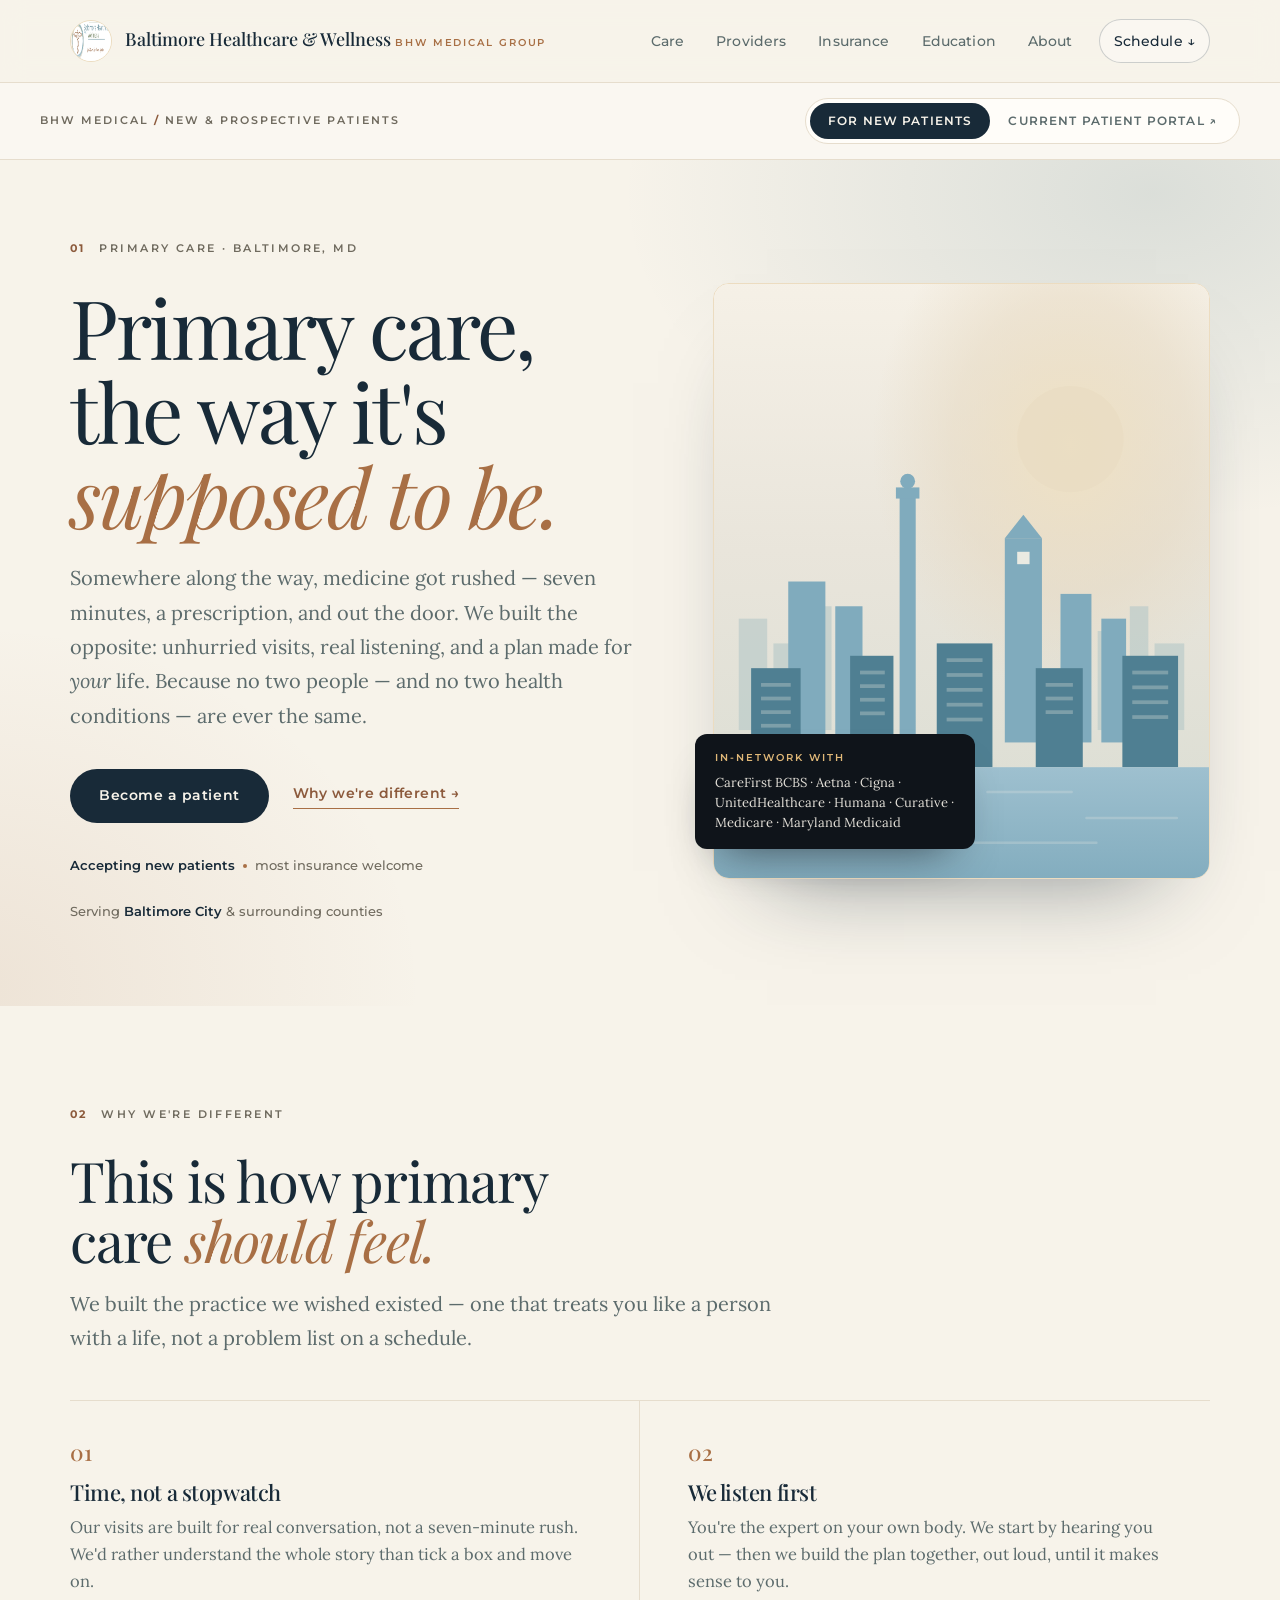
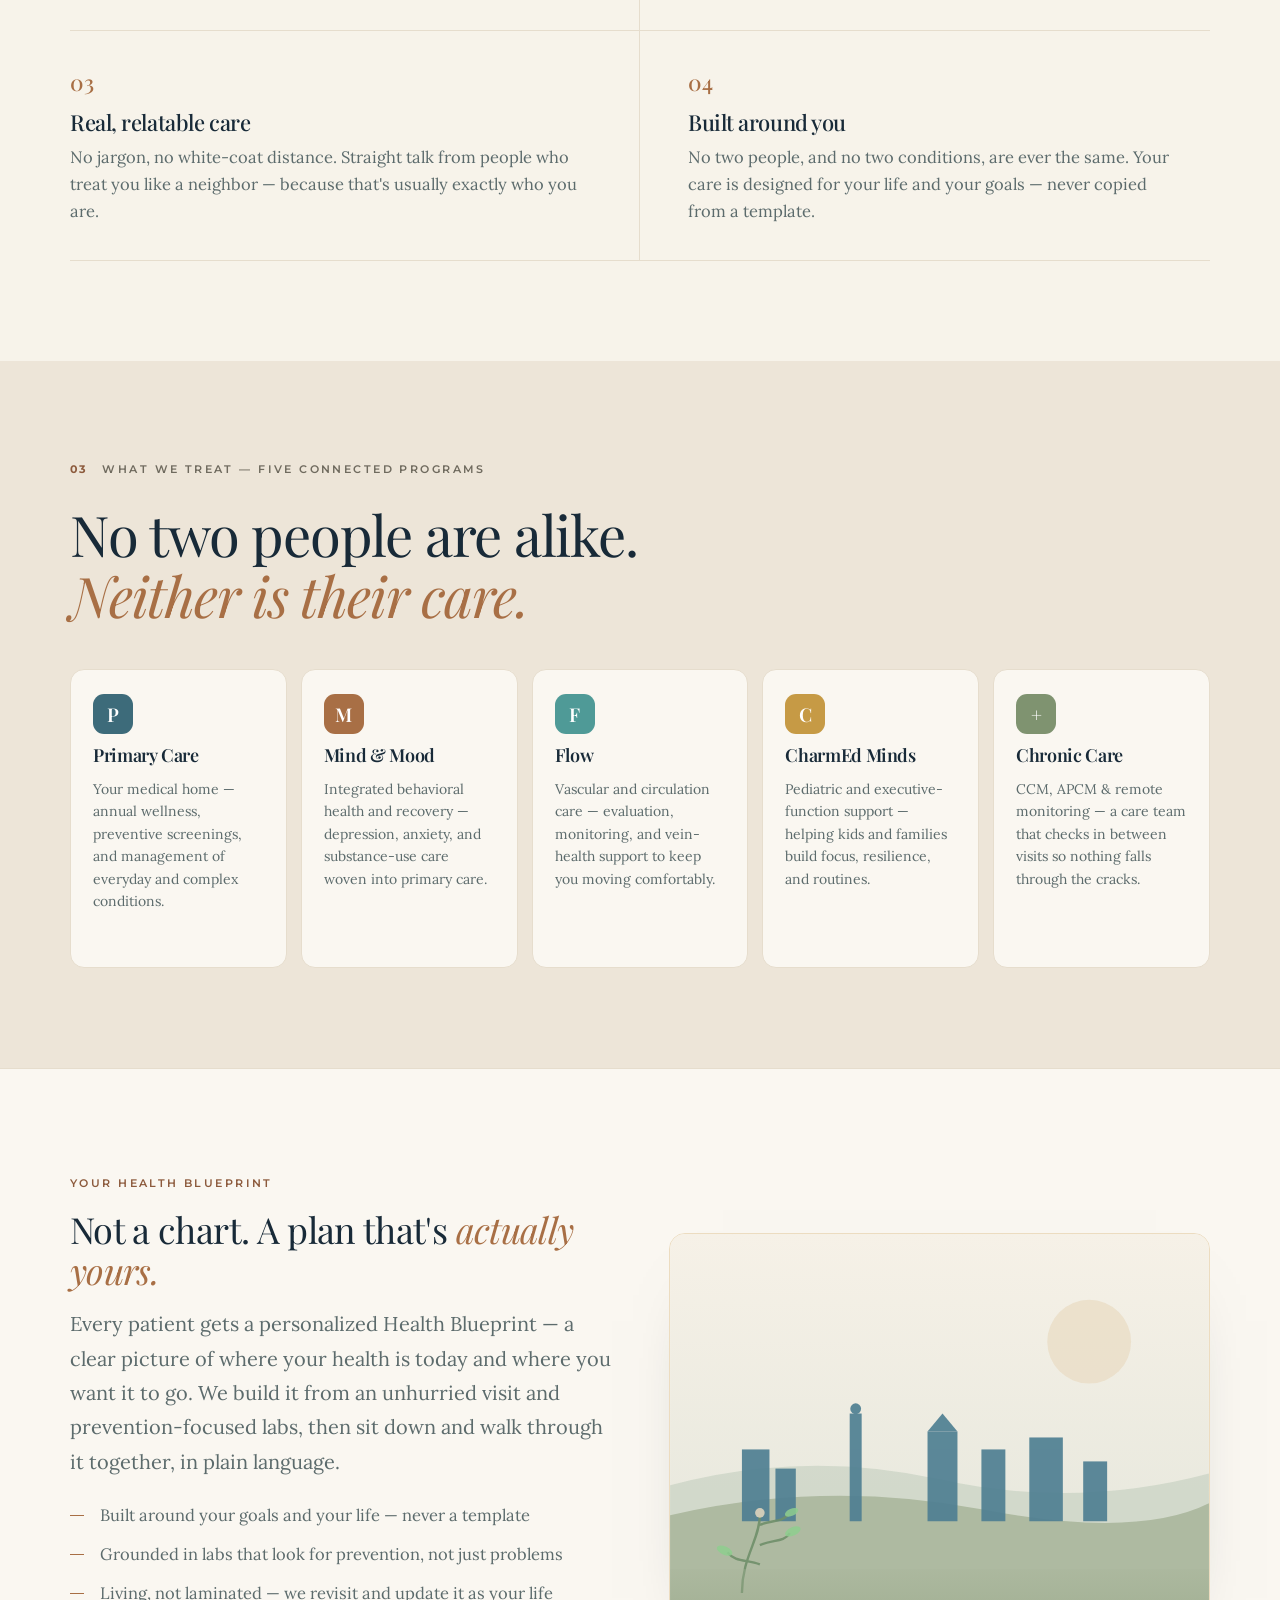
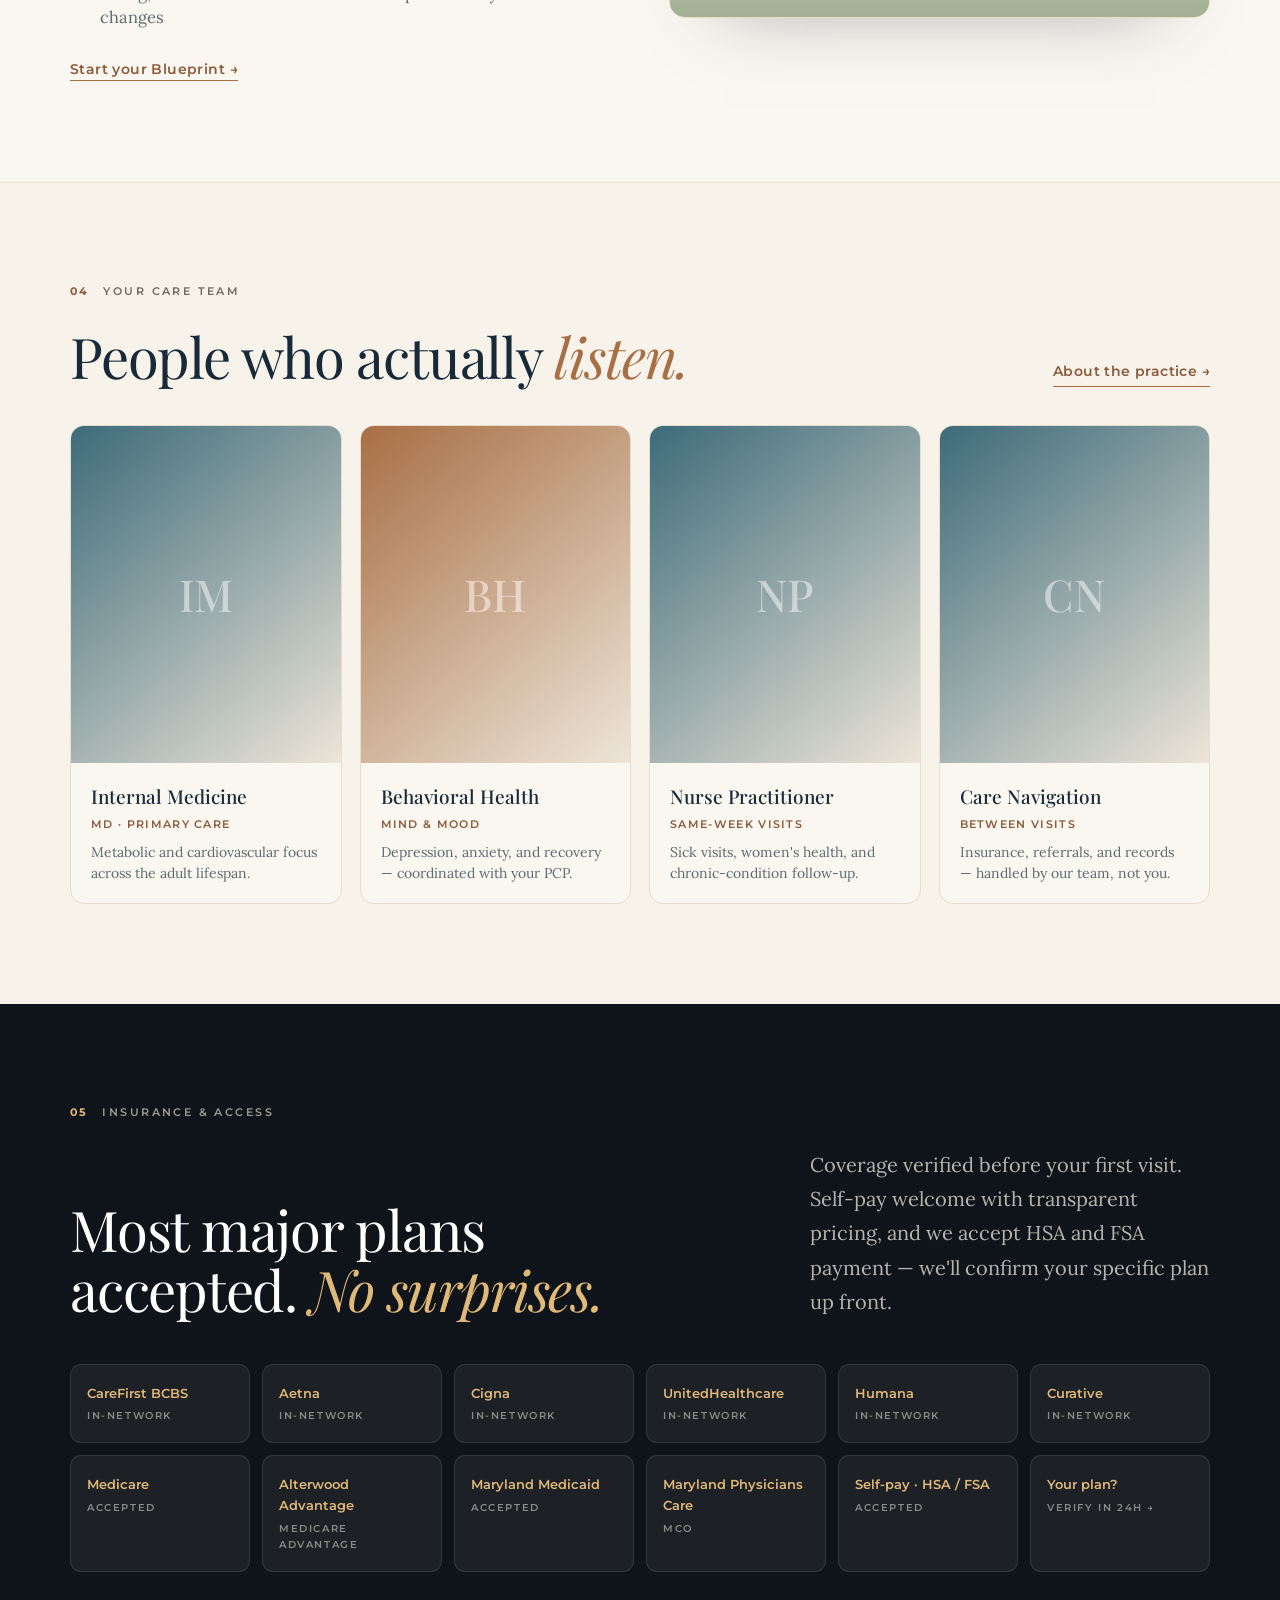
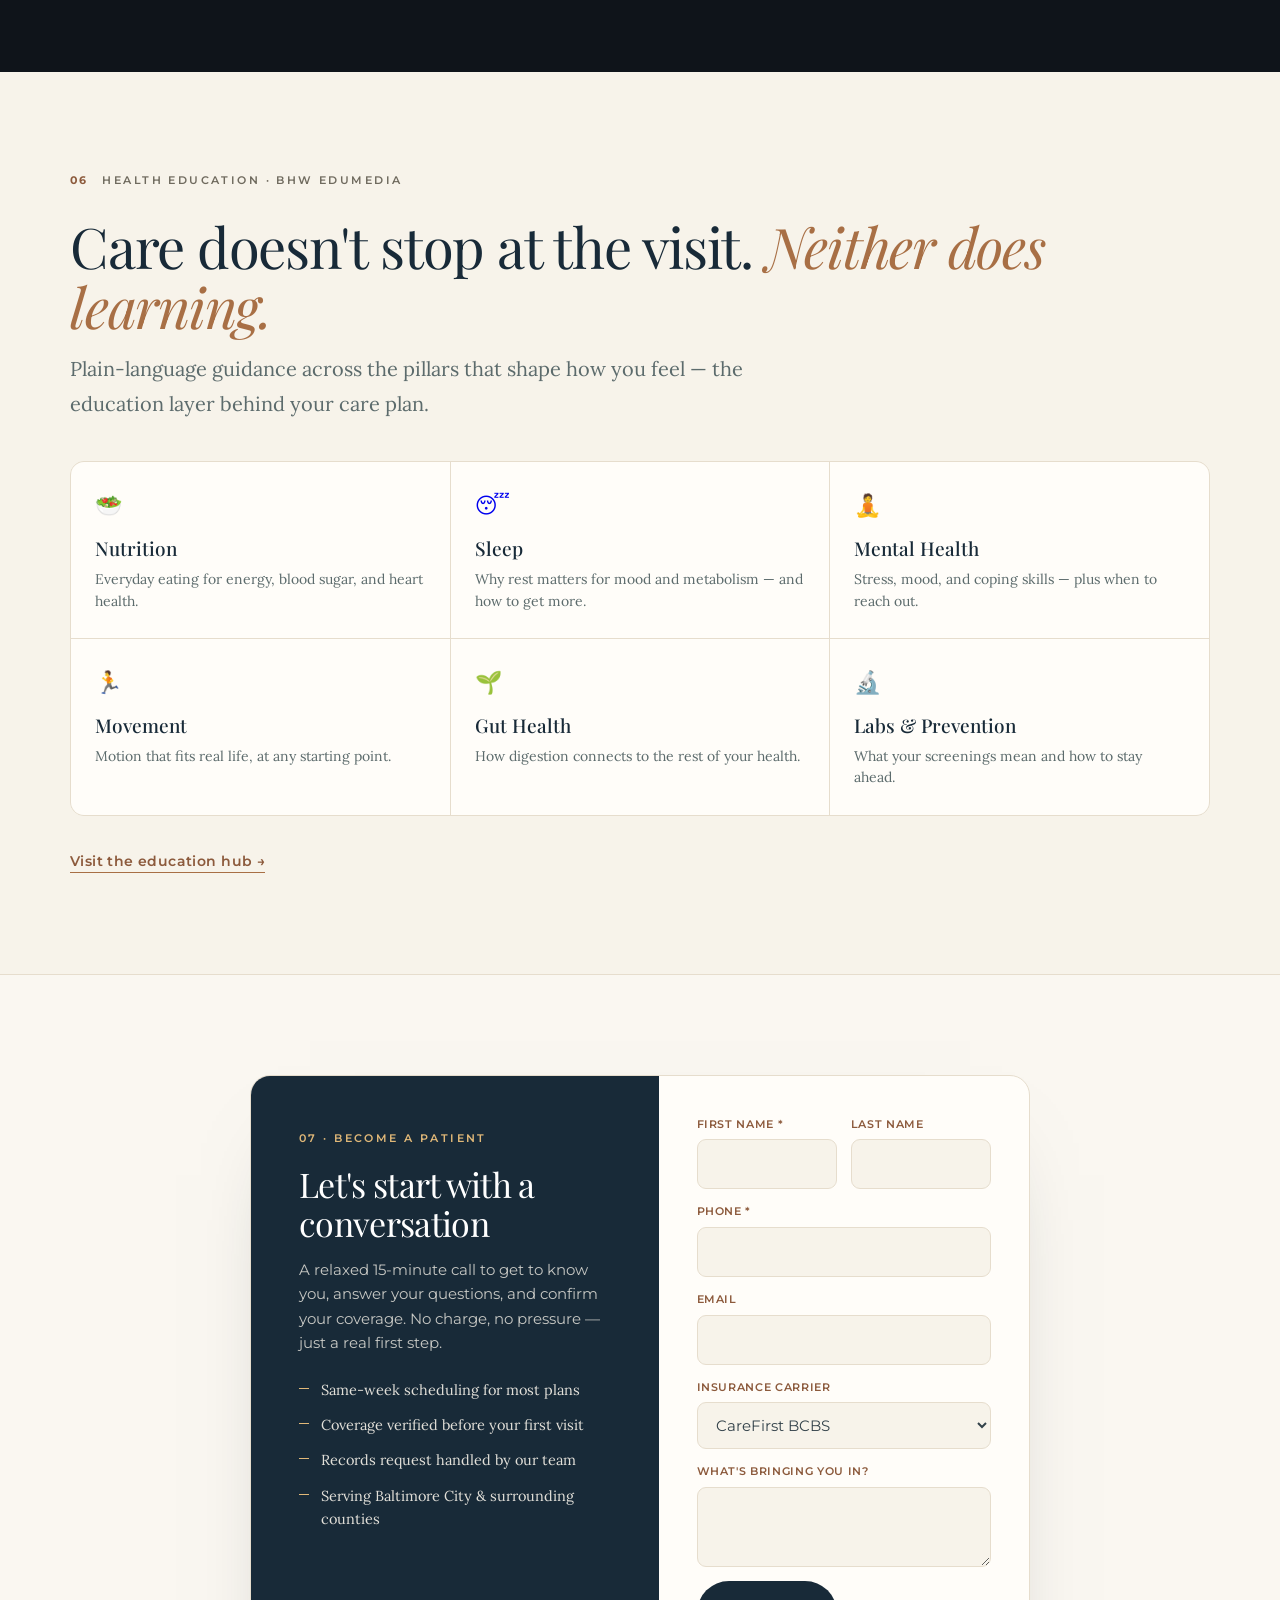
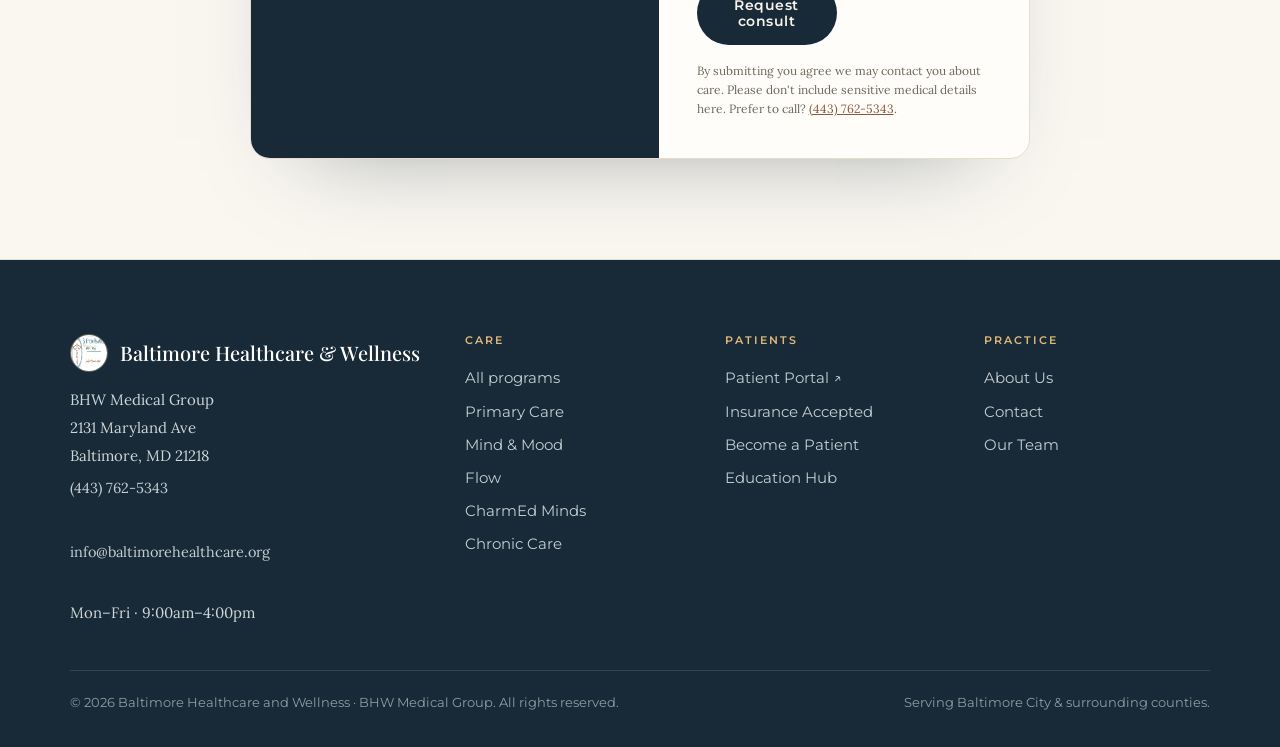
<file: index.html>
<!doctype html>
<html lang="en">
<head>
  <meta charset="utf-8" />
  <meta name="viewport" content="width=device-width, initial-scale=1" />
  <title>Baltimore Healthcare and Wellness | Primary Care &amp; Whole-Person Health in Baltimore, MD</title>
  <meta name="description" content="Baltimore Healthcare and Wellness (BHW Medical Group) — primary care, behavioral health, vascular care, and chronic-care programs in Baltimore, MD. Whole-person care plus patient education on nutrition, sleep, mental health, and more." />
  <link rel="canonical" href="https://bhwmedical.org/" />
  <meta name="robots" content="index, follow" />
  <meta property="og:type" content="website" />
  <meta property="og:site_name" content="Baltimore Healthcare and Wellness" />
  <meta property="og:title" content="Baltimore Healthcare and Wellness | Primary Care in Baltimore, MD" />
  <meta property="og:description" content="Whole-person primary care, behavioral health, vascular care, and chronic-care programs — plus patient education — in Baltimore, MD." />
  <meta property="og:url" content="https://bhwmedical.org/" />
  <meta property="og:image" content="https://bhwmedical.org/assets/bhw-wellness.png" />
  <meta name="twitter:card" content="summary_large_image" />
  <meta name="twitter:title" content="Baltimore Healthcare and Wellness | Primary Care in Baltimore, MD" />
  <meta name="twitter:description" content="Whole-person care and patient education in Baltimore, MD." />
  <meta name="twitter:image" content="https://bhwmedical.org/assets/bhw-wellness.png" />
  <link rel="preconnect" href="https://fonts.googleapis.com" />
  <link rel="preconnect" href="https://fonts.gstatic.com" crossorigin />
  <link href="https://fonts.googleapis.com/css2?family=Caveat:wght@600;700&family=Lora:ital,wght@0,400;0,500;0,600;1,400;1,500&family=Montserrat:wght@400;500;600;700&family=Playfair+Display:ital,wght@0,400;0,500;0,600;1,400;1,500&display=swap" rel="stylesheet" />
  <link rel="stylesheet" href="/assets/bhw-tokens.css" />
  <link rel="stylesheet" href="/assets/site.css" />

  <!-- Local-business structured data — the canonical local-SEO home for the practice. -->
  <script type="application/ld+json">
  {
    "@context": "https://schema.org",
    "@type": "MedicalClinic",
    "name": "Baltimore Healthcare and Wellness",
    "alternateName": ["BHW Medical Group", "Baltimore Healthcare and Wellness (Primary Care)"],
    "url": "https://bhwmedical.org/",
    "logo": "https://bhwmedical.org/assets/bhw-wellness.png",
    "image": "https://bhwmedical.org/assets/bhw-wellness.png",
    "email": "info@baltimorehealthcare.org",
    "telephone": "+1-443-762-5343",
    "priceRange": "$$",
    "medicalSpecialty": ["PrimaryCare", "Psychiatric"],
    "address": {
      "@type": "PostalAddress",
      "streetAddress": "2131 Maryland Ave",
      "addressLocality": "Baltimore",
      "addressRegion": "MD",
      "postalCode": "21218",
      "addressCountry": "US"
    },
    "geo": { "@type": "GeoCoordinates", "latitude": 39.3169, "longitude": -76.6160 },
    "areaServed": [
      { "@type": "City", "name": "Baltimore" },
      { "@type": "AdministrativeArea", "name": "Baltimore County, MD" },
      { "@type": "AdministrativeArea", "name": "Anne Arundel County, MD" },
      { "@type": "AdministrativeArea", "name": "Howard County, MD" },
      { "@type": "AdministrativeArea", "name": "Carroll County, MD" },
      { "@type": "AdministrativeArea", "name": "Harford County, MD" }
    ],
    "openingHoursSpecification": [
      { "@type": "OpeningHoursSpecification", "dayOfWeek": ["Monday","Tuesday","Wednesday","Thursday","Friday"], "opens": "09:00", "closes": "16:00" }
    ],
    "sameAs": ["https://www.baltimorehealthcare.org"]
  }
  </script>
</head>
<body>

<header class="site">
  <div class="wrap bar">
    <a class="brand" href="/">
      <img src="/assets/bhw-wellness.png" alt="Baltimore Healthcare and Wellness logo" />
      <span>
        <span class="nm">Baltimore Healthcare &amp; Wellness</span>
        <span class="sub">BHW Medical Group</span>
      </span>
    </a>
    <button class="menu-btn" aria-label="Open menu" onclick="document.getElementById('nav').classList.toggle('open')">☰</button>
    <nav id="nav">
      <a href="#domains">Care</a>
      <a href="#team">Providers</a>
      <a href="/insurance.html">Insurance</a>
      <a href="/education.html">Education</a>
      <a href="/about.html">About</a>
      <a class="cta" href="#schedule">Schedule ↓</a>
    </nav>
  </div>
</header>

<!-- Audience sub-bar: keeps the patient side separate (→ myBHW.com) -->
<div class="subbar">
  <div class="wrap in">
    <div class="crumb">BHW Medical <b>/</b> New &amp; Prospective Patients</div>
    <div class="aud">
      <a class="on" href="/">For New Patients</a>
      <a href="https://mybhw.com">Current Patient Portal ↗</a>
    </div>
  </div>
</div>

<main>
  <!-- ================= HERO ================= -->
  <section class="hero">
    <div class="wrap">
      <div class="copy">
        <div class="section-head"><span class="num">01</span><span class="lbl">Primary care · Baltimore, MD</span></div>
        <h1 class="d-xl">Primary care,<br />the way it's <em class="ac">supposed to be.</em></h1>
        <p class="lead">Somewhere along the way, medicine got rushed — seven minutes, a prescription, and out the door. We built the opposite: unhurried visits, real listening, and a plan made for <em>your</em> life. Because no two people — and no two health conditions — are ever the same.</p>
        <div class="cta-row">
          <a class="btn primary" href="#schedule">Become a patient</a>
          <a class="tlink" href="#difference">Why we're different →</a>
        </div>
        <div class="trust">
          <span><b>Accepting new patients</b><span class="dot"></span>most insurance welcome</span>
          <span>Serving <b>Baltimore City</b> &amp; surrounding counties</span>
        </div>
      </div>
      <div class="figure">
        <div class="frame">
          <img src="/assets/hero.svg" alt="Baltimore skyline at dawn — the community BHW Medical Group serves" />
        </div>
        <div class="tag">
          <div class="k">In-network with</div>
          <div class="v">CareFirst BCBS · Aetna · Cigna · UnitedHealthcare · Humana · Curative · Medicare · Maryland Medicaid</div>
        </div>
      </div>
    </div>
  </section>

  <!-- ================= THE DIFFERENCE ================= -->
  <section id="difference">
    <div class="wrap">
      <div class="section-head"><span class="num">02</span><span class="lbl">Why we're different</span></div>
      <h2 class="d-lg" style="max-width:16ch">This is how primary care <em class="ac">should feel.</em></h2>
      <p class="lead" style="margin-top:16px">We built the practice we wished existed — one that treats you like a person with a life, not a problem list on a schedule.</p>
      <div class="principles">
        <div class="pr">
          <span class="n">01</span>
          <h4>Time, not a stopwatch</h4>
          <p>Our visits are built for real conversation, not a seven-minute rush. We'd rather understand the whole story than tick a box and move on.</p>
        </div>
        <div class="pr">
          <span class="n">02</span>
          <h4>We listen first</h4>
          <p>You're the expert on your own body. We start by hearing you out — then we build the plan together, out loud, until it makes sense to you.</p>
        </div>
        <div class="pr">
          <span class="n">03</span>
          <h4>Real, relatable care</h4>
          <p>No jargon, no white-coat distance. Straight talk from people who treat you like a neighbor — because that's usually exactly who you are.</p>
        </div>
        <div class="pr">
          <span class="n">04</span>
          <h4>Built around you</h4>
          <p>No two people, and no two conditions, are ever the same. Your care is designed for your life and your goals — never copied from a template.</p>
        </div>
      </div>
    </div>
  </section>

  <!-- ================= WHAT WE TREAT — DOMAINS ================= -->
  <section class="domains" id="domains">
    <div class="wrap">
      <div class="section-head"><span class="num">03</span><span class="lbl">What we treat — five connected programs</span></div>
      <h2 class="d-lg">No two people are alike.<br /><em class="ac">Neither is their care.</em></h2>
      <div class="domain-row">
        <a class="domain" href="/programs.html#primary-care">
          <div class="ic" style="background:var(--h-primary)">P</div>
          <h4>Primary Care</h4>
          <p>Your medical home — annual wellness, preventive screenings, and management of everyday and complex conditions.</p>
          <span class="go">Learn more →</span>
        </a>
        <a class="domain" href="/programs.html#mind-mood">
          <div class="ic" style="background:var(--h-mind)">M</div>
          <h4>Mind &amp; Mood</h4>
          <p>Integrated behavioral health and recovery — depression, anxiety, and substance-use care woven into primary care.</p>
          <span class="go">Learn more →</span>
        </a>
        <a class="domain" href="/programs.html#flow">
          <div class="ic" style="background:var(--h-flow)">F</div>
          <h4>Flow</h4>
          <p>Vascular and circulation care — evaluation, monitoring, and vein-health support to keep you moving comfortably.</p>
          <span class="go">Learn more →</span>
        </a>
        <a class="domain" href="/programs.html#charmed">
          <div class="ic" style="background:var(--h-charmed)">C</div>
          <h4>CharmEd Minds</h4>
          <p>Pediatric and executive-function support — helping kids and families build focus, resilience, and routines.</p>
          <span class="go">Learn more →</span>
        </a>
        <a class="domain" href="/programs.html#chronic-care">
          <div class="ic" style="background:var(--h-chronic)">+</div>
          <h4>Chronic Care</h4>
          <p>CCM, APCM &amp; remote monitoring — a care team that checks in between visits so nothing falls through the cracks.</p>
          <span class="go">Learn more →</span>
        </a>
      </div>
    </div>
  </section>

  <!-- ================= HEALTH BLUEPRINT ================= -->
  <section class="cta" id="blueprint">
    <div class="wrap">
      <div class="split">
        <div>
          <div class="eyebrow">Your Health Blueprint</div>
          <h2 class="d-md" style="margin-top:14px">Not a chart. A plan that's <em class="ac">actually yours.</em></h2>
          <p class="lead" style="margin-top:16px">Every patient gets a personalized Health Blueprint — a clear picture of where your health is today and where you want it to go. We build it from an unhurried visit and prevention-focused labs, then sit down and walk through it together, in plain language.</p>
          <ul class="checks">
            <li>Built around your goals and your life — never a template</li>
            <li>Grounded in labs that look for prevention, not just problems</li>
            <li>Living, not laminated — we revisit and update it as your life changes</li>
          </ul>
          <div class="cta-row" style="margin-top:26px"><a class="tlink" href="#schedule">Start your Blueprint →</a></div>
        </div>
        <div class="frame"><img src="/assets/care.svg" alt="A calm landscape — health understood as part of the whole person" /></div>
      </div>
    </div>
  </section>

  <!-- ================= CARE TEAM ================= -->
  <section id="team">
    <div class="wrap">
      <div class="section-head"><span class="num">04</span><span class="lbl">Your care team</span></div>
      <div style="display:flex;justify-content:space-between;align-items:flex-end;flex-wrap:wrap;gap:24px">
        <h2 class="d-lg" style="max-width:620px">People who actually <em class="ac">listen.</em></h2>
        <a class="tlink" href="/about.html">About the practice →</a>
      </div>
      <!-- Role-based care-team cards. Swap for named providers + photos when ready. -->
      <div class="provider-row">
        <div class="provider"><div class="pic"><div class="mono">IM</div></div><div class="body"><div class="nm">Internal Medicine</div><div class="ti">MD · Primary care</div><div class="sub">Metabolic and cardiovascular focus across the adult lifespan.</div></div></div>
        <div class="provider"><div class="pic" style="--h-primary:var(--h-mind)"><div class="mono">BH</div></div><div class="body"><div class="nm">Behavioral Health</div><div class="ti">Mind &amp; Mood</div><div class="sub">Depression, anxiety, and recovery — coordinated with your PCP.</div></div></div>
        <div class="provider"><div class="pic"><div class="mono">NP</div></div><div class="body"><div class="nm">Nurse Practitioner</div><div class="ti">Same-week visits</div><div class="sub">Sick visits, women's health, and chronic-condition follow-up.</div></div></div>
        <div class="provider"><div class="pic"><div class="mono">CN</div></div><div class="body"><div class="nm">Care Navigation</div><div class="ti">Between visits</div><div class="sub">Insurance, referrals, and records — handled by our team, not you.</div></div></div>
      </div>
    </div>
  </section>

  <!-- ================= INSURANCE — DARK BAND ================= -->
  <section class="dark" id="insurance-band">
    <div class="wrap">
      <div class="section-head on-dark"><span class="num">05</span><span class="lbl">Insurance &amp; access</span></div>
      <div style="display:flex;gap:48px;justify-content:space-between;align-items:flex-end;flex-wrap:wrap">
        <h2 class="d-lg" style="max-width:620px">Most major plans accepted. <em style="font-style:italic;color:var(--pale-gold)">No surprises.</em></h2>
        <p class="lead" style="max-width:400px">Coverage verified before your first visit. Self-pay welcome with transparent pricing, and we accept HSA and FSA payment — we'll confirm your specific plan up front.</p>
      </div>
      <div class="ix-grid">
        <div class="ix-card"><div class="nm">CareFirst BCBS</div><div class="ty">In-network</div></div>
        <div class="ix-card"><div class="nm">Aetna</div><div class="ty">In-network</div></div>
        <div class="ix-card"><div class="nm">Cigna</div><div class="ty">In-network</div></div>
        <div class="ix-card"><div class="nm">UnitedHealthcare</div><div class="ty">In-network</div></div>
        <div class="ix-card"><div class="nm">Humana</div><div class="ty">In-network</div></div>
        <div class="ix-card"><div class="nm">Curative</div><div class="ty">In-network</div></div>
        <div class="ix-card"><div class="nm">Medicare</div><div class="ty">Accepted</div></div>
        <div class="ix-card"><div class="nm">Alterwood Advantage</div><div class="ty">Medicare Advantage</div></div>
        <div class="ix-card"><div class="nm">Maryland Medicaid</div><div class="ty">Accepted</div></div>
        <div class="ix-card"><div class="nm">Maryland Physicians Care</div><div class="ty">MCO</div></div>
        <div class="ix-card"><div class="nm">Self-pay · HSA / FSA</div><div class="ty">Accepted</div></div>
        <a class="ix-card" href="/insurance.html" style="text-decoration:none"><div class="nm">Your plan?</div><div class="ty">Verify in 24h →</div></a>
      </div>
    </div>
  </section>

  <!-- ================= EDUCATION TEASER ================= -->
  <section id="education">
    <div class="wrap">
      <div class="section-head"><span class="num">06</span><span class="lbl">Health education · BHW EduMedia</span></div>
      <h2 class="d-lg">Care doesn't stop at the visit. <em class="ac">Neither does learning.</em></h2>
      <p class="lead" style="margin-top:16px">Plain-language guidance across the pillars that shape how you feel — the education layer behind your care plan.</p>
      <div class="pillars">
        <a href="/education.html#nutrition"><div class="p-i" aria-hidden="true">🥗</div><div class="p-n">Nutrition</div><div class="p-d">Everyday eating for energy, blood sugar, and heart health.</div></a>
        <a href="/education.html#sleep"><div class="p-i" aria-hidden="true">😴</div><div class="p-n">Sleep</div><div class="p-d">Why rest matters for mood and metabolism — and how to get more.</div></a>
        <a href="/education.html#mental-health"><div class="p-i" aria-hidden="true">🧘</div><div class="p-n">Mental Health</div><div class="p-d">Stress, mood, and coping skills — plus when to reach out.</div></a>
        <a href="/education.html#movement"><div class="p-i" aria-hidden="true">🏃</div><div class="p-n">Movement</div><div class="p-d">Motion that fits real life, at any starting point.</div></a>
        <a href="/education.html#gut-health"><div class="p-i" aria-hidden="true">🌱</div><div class="p-n">Gut Health</div><div class="p-d">How digestion connects to the rest of your health.</div></a>
        <a href="/education.html#labs"><div class="p-i" aria-hidden="true">🔬</div><div class="p-n">Labs &amp; Prevention</div><div class="p-d">What your screenings mean and how to stay ahead.</div></a>
      </div>
      <div class="cta-row" style="margin-top:32px"><a class="tlink" href="/education.html">Visit the education hub →</a></div>
    </div>
  </section>

  <!-- ================= SCHEDULE ================= -->
  <section class="cta" id="schedule">
    <div class="wrap narrow">
      <div class="sched-card">
        <div class="left">
          <div class="eyebrow" style="color:var(--pale-gold);margin-bottom:18px">07 · Become a patient</div>
          <h3>Let's start with a conversation</h3>
          <p>A relaxed 15-minute call to get to know you, answer your questions, and confirm your coverage. No charge, no pressure — just a real first step.</p>
          <ul>
            <li>Same-week scheduling for most plans</li>
            <li>Coverage verified before your first visit</li>
            <li>Records request handled by our team</li>
            <li>Serving Baltimore City &amp; surrounding counties</li>
          </ul>
        </div>
        <div class="right">
          <form id="cf" class="sform">
            <div class="f"><label for="fn">First name *</label><input id="fn" required /></div>
            <div class="f"><label for="ln">Last name</label><input id="ln" /></div>
            <div class="f col-2"><label for="ph">Phone *</label><input id="ph" type="tel" required /></div>
            <div class="f col-2"><label for="em">Email</label><input id="em" type="email" /></div>
            <div class="f col-2"><label for="ins">Insurance carrier</label>
              <select id="ins">
                <option>CareFirst BCBS</option><option>Aetna</option><option>Cigna</option>
                <option>UnitedHealthcare</option><option>Humana</option><option>Curative</option><option>Medicare</option>
                <option>Medicare Advantage (incl. Alterwood Advantage)</option>
                <option>Maryland Medicaid / MCO</option><option>Self-pay</option><option>Other / not sure</option>
              </select>
            </div>
            <div class="f col-2"><label for="msg">What's bringing you in?</label><textarea id="msg"></textarea></div>
            <div style="position:absolute;left:-9999px"><label>Leave blank<input id="hp" tabindex="-1" autocomplete="off" /></label></div>
            <button class="btn primary col-2" type="submit" id="send" style="justify-content:center">Request consult</button>
            <p class="snote" id="snote">By submitting you agree we may contact you about care. Please don't include sensitive medical details here. Prefer to call? <a href="tel:+14437625343" style="color:var(--gold-deep)">(443) 762-5343</a>.</p>
            <div class="sent" id="sent"><div class="big">Received.</div><p style="font-family:var(--font-serif);color:var(--ink2)">A member of our team will reach out within one business day. For anything urgent, call (443)&nbsp;762-5343.</p></div>
          </form>
        </div>
      </div>
    </div>
  </section>
</main>

<footer class="site">
  <div class="wrap">
    <div class="cols">
      <div>
        <div class="brand"><img src="/assets/bhw-wellness.png" alt="" /> Baltimore Healthcare &amp; Wellness</div>
        <p class="nap">
          BHW Medical Group<br />
          2131 Maryland Ave<br />
          Baltimore, MD 21218<br />
          <a href="tel:+14437625343">(443) 762-5343</a><br />
          <a href="mailto:info@baltimorehealthcare.org">info@baltimorehealthcare.org</a><br />
          Mon–Fri · 9:00am–4:00pm
        </p>
      </div>
      <div>
        <h4>Care</h4>
        <a href="/programs.html">All programs</a>
        <a href="/programs.html#primary-care">Primary Care</a>
        <a href="/programs.html#mind-mood">Mind &amp; Mood</a>
        <a href="/programs.html#flow">Flow</a>
        <a href="/programs.html#charmed">CharmEd Minds</a>
        <a href="/programs.html#chronic-care">Chronic Care</a>
      </div>
      <div>
        <h4>Patients</h4>
        <a href="https://mybhw.com">Patient Portal ↗</a>
        <a href="/insurance.html">Insurance Accepted</a>
        <a href="#schedule">Become a Patient</a>
        <a href="/education.html">Education Hub</a>
      </div>
      <div>
        <h4>Practice</h4>
        <a href="/about.html">About Us</a>
        <a href="/contact.html">Contact</a>
        <a href="#team">Our Team</a>
      </div>
    </div>
    <div class="fine">
      <span>© 2026 Baltimore Healthcare and Wellness · BHW Medical Group. All rights reserved.</span>
      <span>Serving Baltimore City &amp; surrounding counties.</span>
    </div>
  </div>
</footer>

<script>
  document.querySelectorAll('#nav a').forEach(function (a) {
    a.addEventListener('click', function () { document.getElementById('nav').classList.remove('open'); });
  });
  // Consult request -> Front Desk triage queue (portal-message allows bhwmedical.org origins)
  var OFFICE_API = 'https://bhwcrewos.netlify.app/.netlify/functions/portal-message';
  document.getElementById('cf').addEventListener('submit', async function (e) {
    e.preventDefault();
    var fn = document.getElementById('fn').value.trim();
    var ln = document.getElementById('ln').value.trim();
    var ph = document.getElementById('ph').value.trim();
    var em = document.getElementById('em').value.trim();
    var ins = document.getElementById('ins').value;
    var msg = document.getElementById('msg').value.trim();
    var name = (fn + ' ' + ln).trim();
    if (!name || !ph) { alert('Please add your name and phone.'); return; }
    var full = '[Consult request — bhwmedical.org] Insurance: ' + ins + '.' + (em ? ' Email: ' + em + '.' : '') + (msg ? ' ' + msg : '');
    var btn = document.getElementById('send'); btn.disabled = true; btn.textContent = 'Sending…';
    try {
      var r = await fetch(OFFICE_API, { method: 'POST', headers: { 'Content-Type': 'application/json' },
        body: JSON.stringify({ name: name, phone: ph, message: full, hp: document.getElementById('hp').value }) });
      if (!r.ok) throw new Error('bad status');
      document.querySelectorAll('#cf .f, #cf button, #snote').forEach(function (el) { el.style.display = 'none'; });
      document.getElementById('sent').style.display = 'block';
    } catch (_) {
      btn.disabled = false; btn.textContent = 'Request consult';
      alert('Sorry — that didn’t send. Please call (443) 762-5343 and we’ll help right away.');
    }
  });
</script>
</body>
</html>
</file>
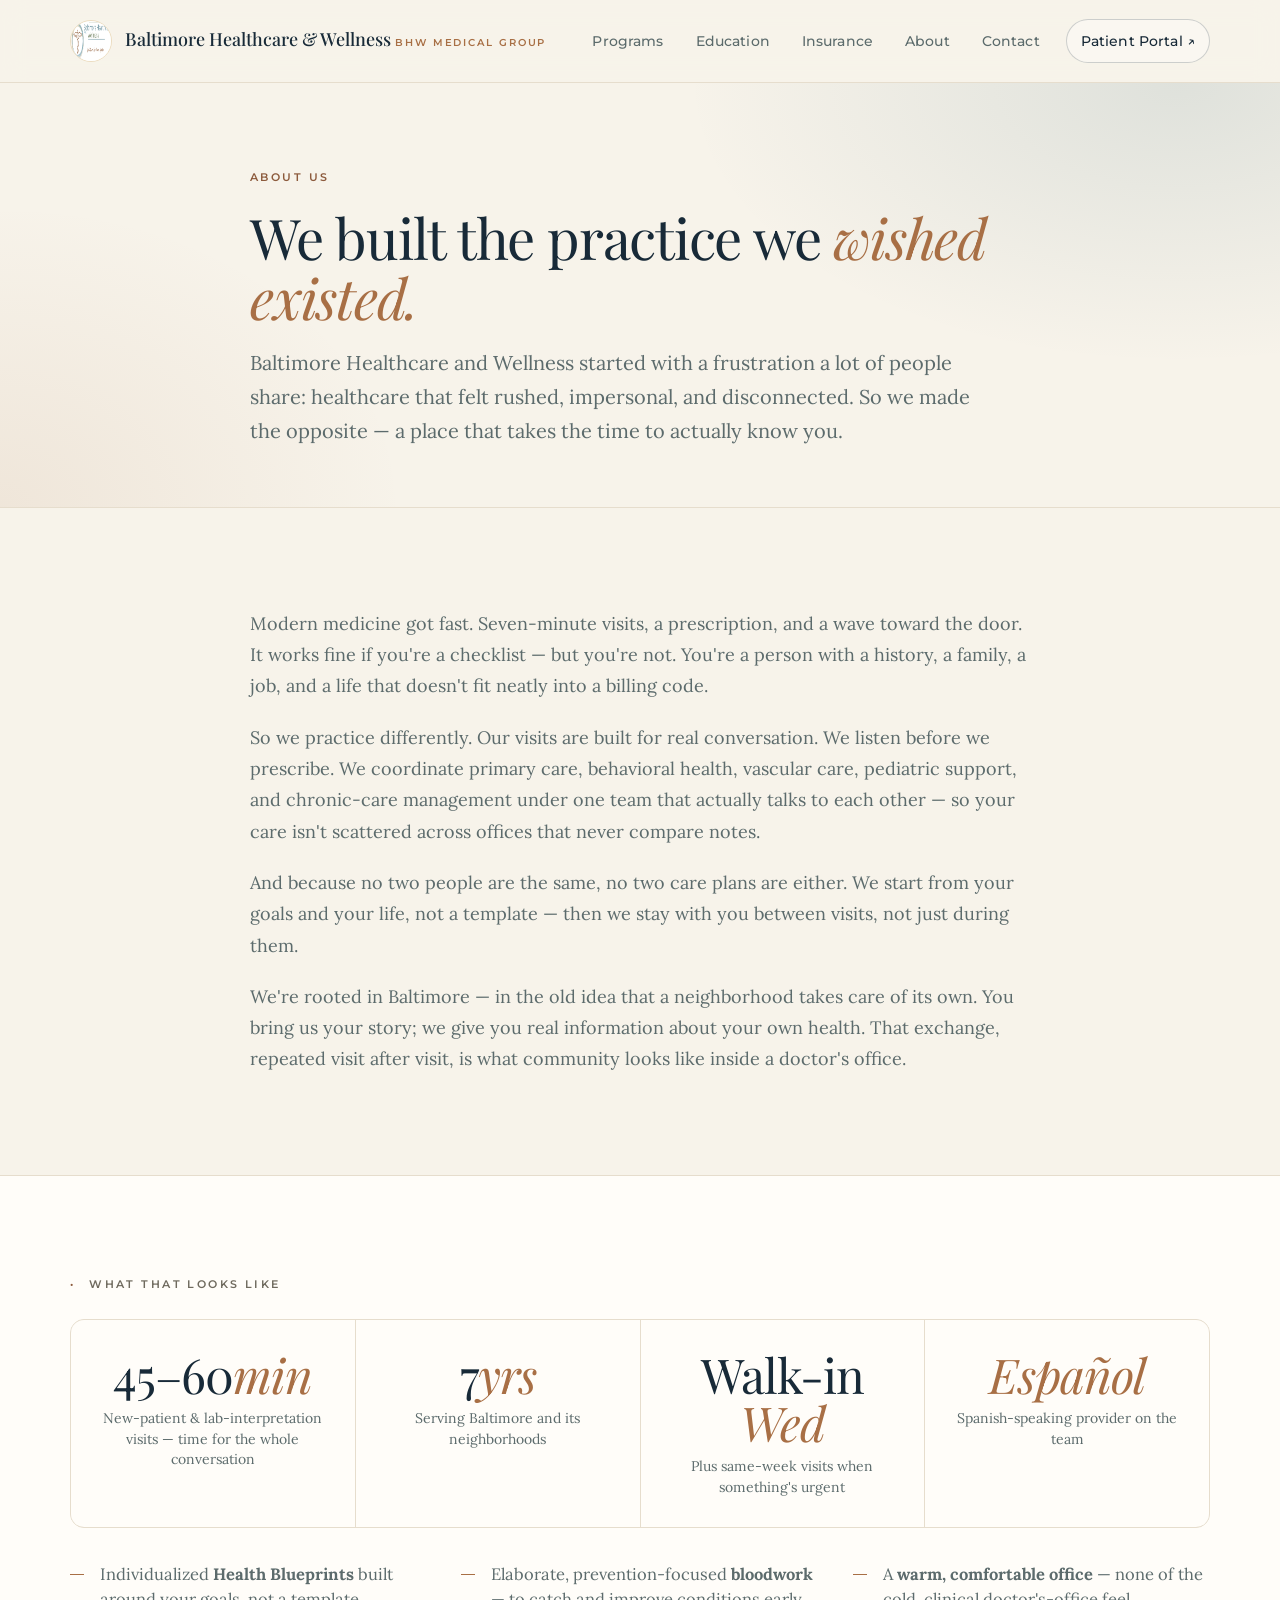
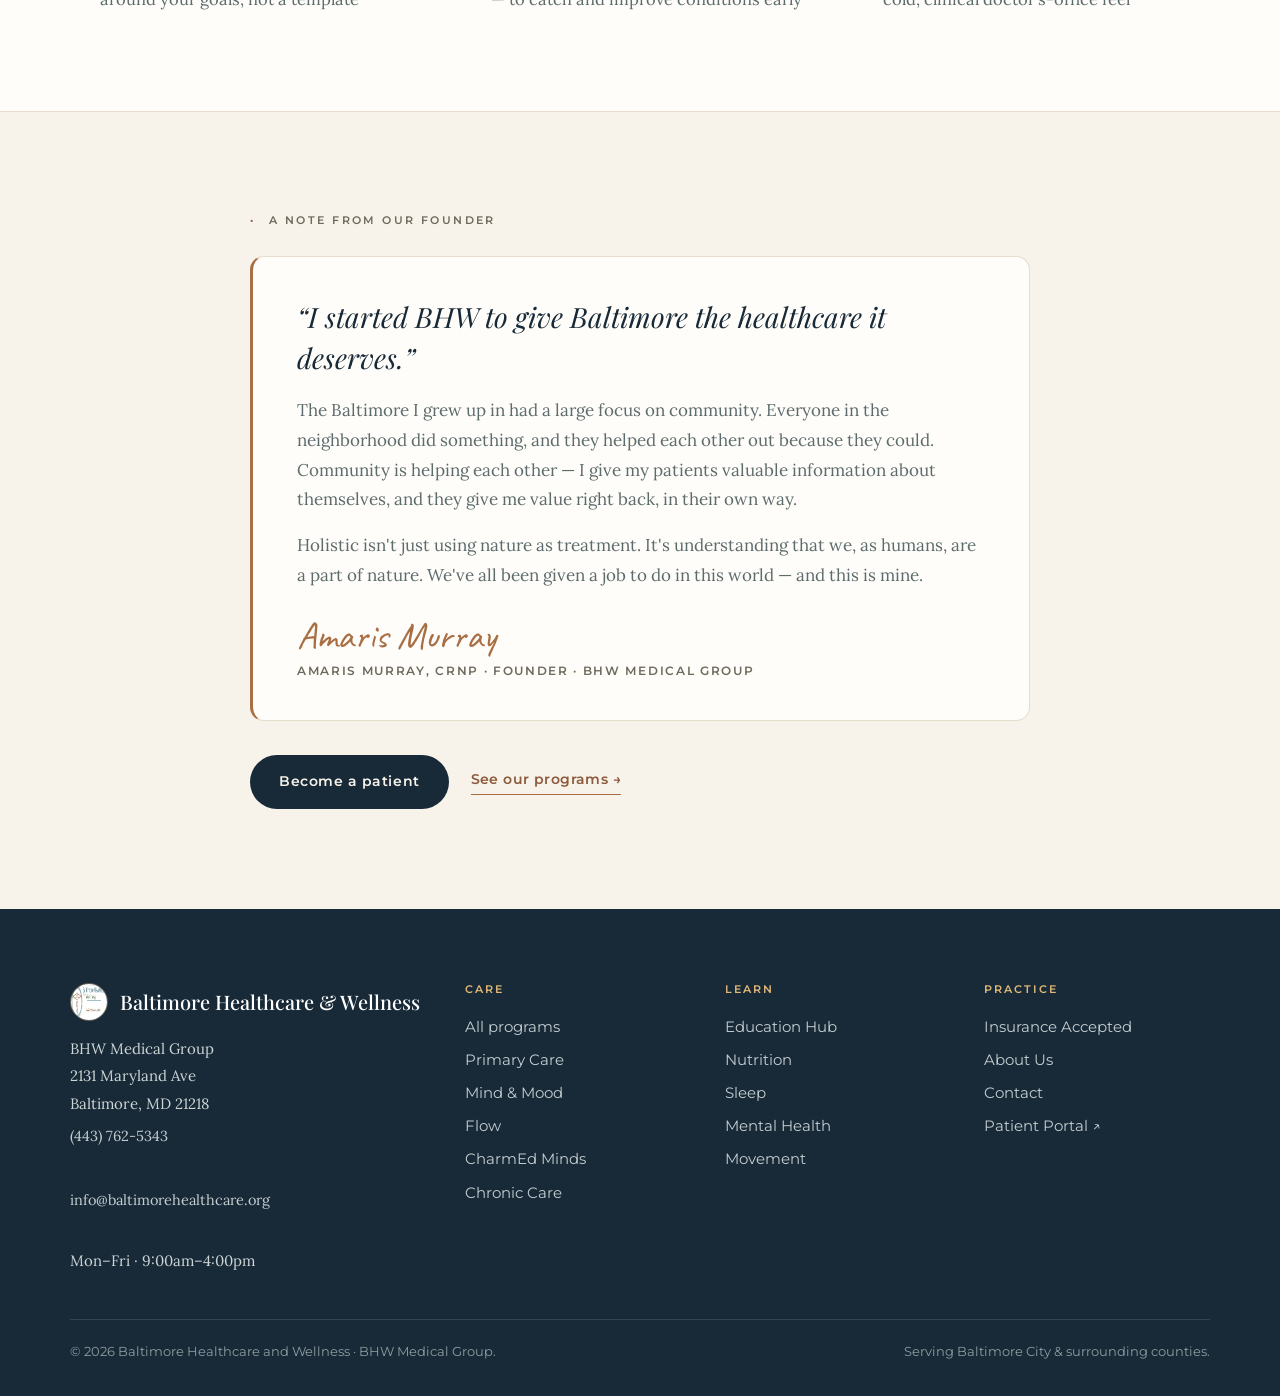
<file: about.html>
<!doctype html>
<html lang="en">
<head>
  <meta charset="utf-8" />
  <meta name="viewport" content="width=device-width, initial-scale=1" />
  <title>About | Baltimore Healthcare and Wellness (BHW Medical Group)</title>
  <meta name="description" content="Baltimore Healthcare and Wellness (BHW Medical Group) is a whole-person primary care practice in Baltimore, MD — coordinating medical, behavioral, and chronic-care under one connected team." />
  <link rel="canonical" href="https://bhwmedical.org/about.html" />
  <meta name="robots" content="index, follow" />
  <meta property="og:title" content="About | Baltimore Healthcare and Wellness" />
  <meta property="og:description" content="Whole-person care rooted in Baltimore." />
  <meta property="og:url" content="https://bhwmedical.org/about.html" />
  <meta property="og:image" content="https://bhwmedical.org/assets/bhw-wellness.png" />
  <link rel="preconnect" href="https://fonts.googleapis.com" />
  <link rel="preconnect" href="https://fonts.gstatic.com" crossorigin />
  <link href="https://fonts.googleapis.com/css2?family=Caveat:wght@600;700&family=Lora:ital,wght@0,400;0,500;0,600;1,400;1,500&family=Montserrat:wght@400;500;600;700&family=Playfair+Display:ital,wght@0,400;0,500;0,600;1,400;1,500&display=swap" rel="stylesheet" />
  <link rel="stylesheet" href="/assets/bhw-tokens.css" />
  <link rel="stylesheet" href="/assets/site.css" />
</head>
<body>

<header class="site">
  <div class="wrap bar">
    <a class="brand" href="/">
      <img src="/assets/bhw-wellness.png" alt="Baltimore Healthcare and Wellness logo" />
      <span>
        <span class="nm">Baltimore Healthcare &amp; Wellness</span>
        <span class="sub">BHW Medical Group</span>
      </span>
    </a>
    <button class="menu-btn" aria-label="Open menu" onclick="document.getElementById('nav').classList.toggle('open')">☰</button>
    <nav id="nav">
      <a href="/programs.html">Programs</a>
      <a href="/education.html">Education</a>
      <a href="/insurance.html">Insurance</a>
      <a href="/about.html">About</a>
      <a href="/contact.html">Contact</a>
      <a class="cta" href="https://mybhw.com">Patient Portal ↗</a>
    </nav>
  </div>
</header>

<main>
  <section class="pagehead">
    <div class="wrap narrow">
      <div class="eyebrow">About us</div>
      <h1 class="d-lg">We built the practice we <em class="ac">wished existed.</em></h1>
      <p class="lead">Baltimore Healthcare and Wellness started with a frustration a lot of people share: healthcare that felt rushed, impersonal, and disconnected. So we made the opposite — a place that takes the time to actually know you.</p>
    </div>
  </section>

  <section>
    <div class="wrap narrow prose">
      <p>Modern medicine got fast. Seven-minute visits, a prescription, and a wave toward the door. It works fine if you're a checklist — but you're not. You're a person with a history, a family, a job, and a life that doesn't fit neatly into a billing code.</p>
      <p>So we practice differently. Our visits are built for real conversation. We listen before we prescribe. We coordinate primary care, behavioral health, vascular care, pediatric support, and chronic-care management under one team that actually talks to each other — so your care isn't scattered across offices that never compare notes.</p>
      <p>And because no two people are the same, no two care plans are either. We start from your goals and your life, not a template — then we stay with you between visits, not just during them.</p>
      <p>We're rooted in Baltimore — in the old idea that a neighborhood takes care of its own. You bring us your story; we give you real information about your own health. That exchange, repeated visit after visit, is what community looks like inside a doctor's office.</p>
    </div>
  </section>

  <!-- PROOF POINTS -->
  <section class="band">
    <div class="wrap">
      <div class="section-head"><span class="num">·</span><span class="lbl">What that looks like</span></div>
      <div class="stats">
        <div class="s"><div class="fig">45–60<em>min</em></div><div class="lab">New-patient &amp; lab-interpretation visits — time for the whole conversation</div></div>
        <div class="s"><div class="fig">7<em>yrs</em></div><div class="lab">Serving Baltimore and its neighborhoods</div></div>
        <div class="s"><div class="fig">Walk-in<em> Wed</em></div><div class="lab">Plus same-week visits when something's urgent</div></div>
        <div class="s"><div class="fig"><em>Español</em></div><div class="lab">Spanish-speaking provider on the team</div></div>
      </div>
      <ul class="checks" style="margin-top:34px;display:grid;grid-template-columns:repeat(auto-fit,minmax(240px,1fr));gap:14px 34px">
        <li>Individualized <b>Health Blueprints</b> built around your goals, not a template</li>
        <li>Elaborate, prevention-focused <b>bloodwork</b> — to catch and improve conditions early</li>
        <li>A <b>warm, comfortable office</b> — none of the cold, clinical doctor's-office feel</li>
      </ul>
    </div>
  </section>

  <!-- FOUNDER NOTE — approved by Amaris Murray, CRNP for publication -->
  <section>
    <div class="wrap narrow">
      <div class="section-head"><span class="num">·</span><span class="lbl">A note from our founder</span></div>
      <div class="note-card">
        <div class="q">“I started BHW to give Baltimore the healthcare it deserves.”</div>
        <div class="body">
          <p>The Baltimore I grew up in had a large focus on community. Everyone in the neighborhood did something, and they helped each other out because they could. Community is helping each other — I give my patients valuable information about themselves, and they give me value right back, in their own way.</p>
          <p>Holistic isn't just using nature as treatment. It's understanding that we, as humans, are a part of nature. We've all been given a job to do in this world — and this is mine.</p>
        </div>
        <div class="sig">Amaris Murray</div>
        <div class="who">Amaris Murray, CRNP · Founder · BHW Medical Group</div>
      </div>
      <div class="cta-row" style="margin-top:34px;display:flex;gap:22px;align-items:center;flex-wrap:wrap">
        <a class="btn primary" href="/contact.html">Become a patient</a>
        <a class="tlink" href="/programs.html">See our programs →</a>
      </div>
    </div>
  </section>
</main>

<footer class="site">
  <div class="wrap">
    <div class="cols">
      <div>
        <div class="brand"><img src="/assets/bhw-wellness.png" alt="" /> Baltimore Healthcare &amp; Wellness</div>
        <p class="nap">BHW Medical Group<br />2131 Maryland Ave<br />Baltimore, MD 21218<br /><a href="tel:+14437625343">(443) 762-5343</a><br /><a href="mailto:info@baltimorehealthcare.org">info@baltimorehealthcare.org</a><br />Mon–Fri · 9:00am–4:00pm</p>
      </div>
      <div><h4>Care</h4><a href="/programs.html">All programs</a><a href="/programs.html#primary-care">Primary Care</a><a href="/programs.html#mind-mood">Mind &amp; Mood</a><a href="/programs.html#flow">Flow</a><a href="/programs.html#charmed">CharmEd Minds</a><a href="/programs.html#chronic-care">Chronic Care</a></div>
      <div><h4>Learn</h4><a href="/education.html">Education Hub</a><a href="/education.html#nutrition">Nutrition</a><a href="/education.html#sleep">Sleep</a><a href="/education.html#mental-health">Mental Health</a><a href="/education.html#movement">Movement</a></div>
      <div><h4>Practice</h4><a href="/insurance.html">Insurance Accepted</a><a href="/about.html">About Us</a><a href="/contact.html">Contact</a><a href="https://mybhw.com">Patient Portal ↗</a></div>
    </div>
    <div class="fine"><span>© 2026 Baltimore Healthcare and Wellness · BHW Medical Group.</span><span>Serving Baltimore City &amp; surrounding counties.</span></div>
  </div>
</footer>
<script>document.querySelectorAll('#nav a').forEach(function(a){a.addEventListener('click',function(){document.getElementById('nav').classList.remove('open');});});</script>
</body>
</html>
</file>
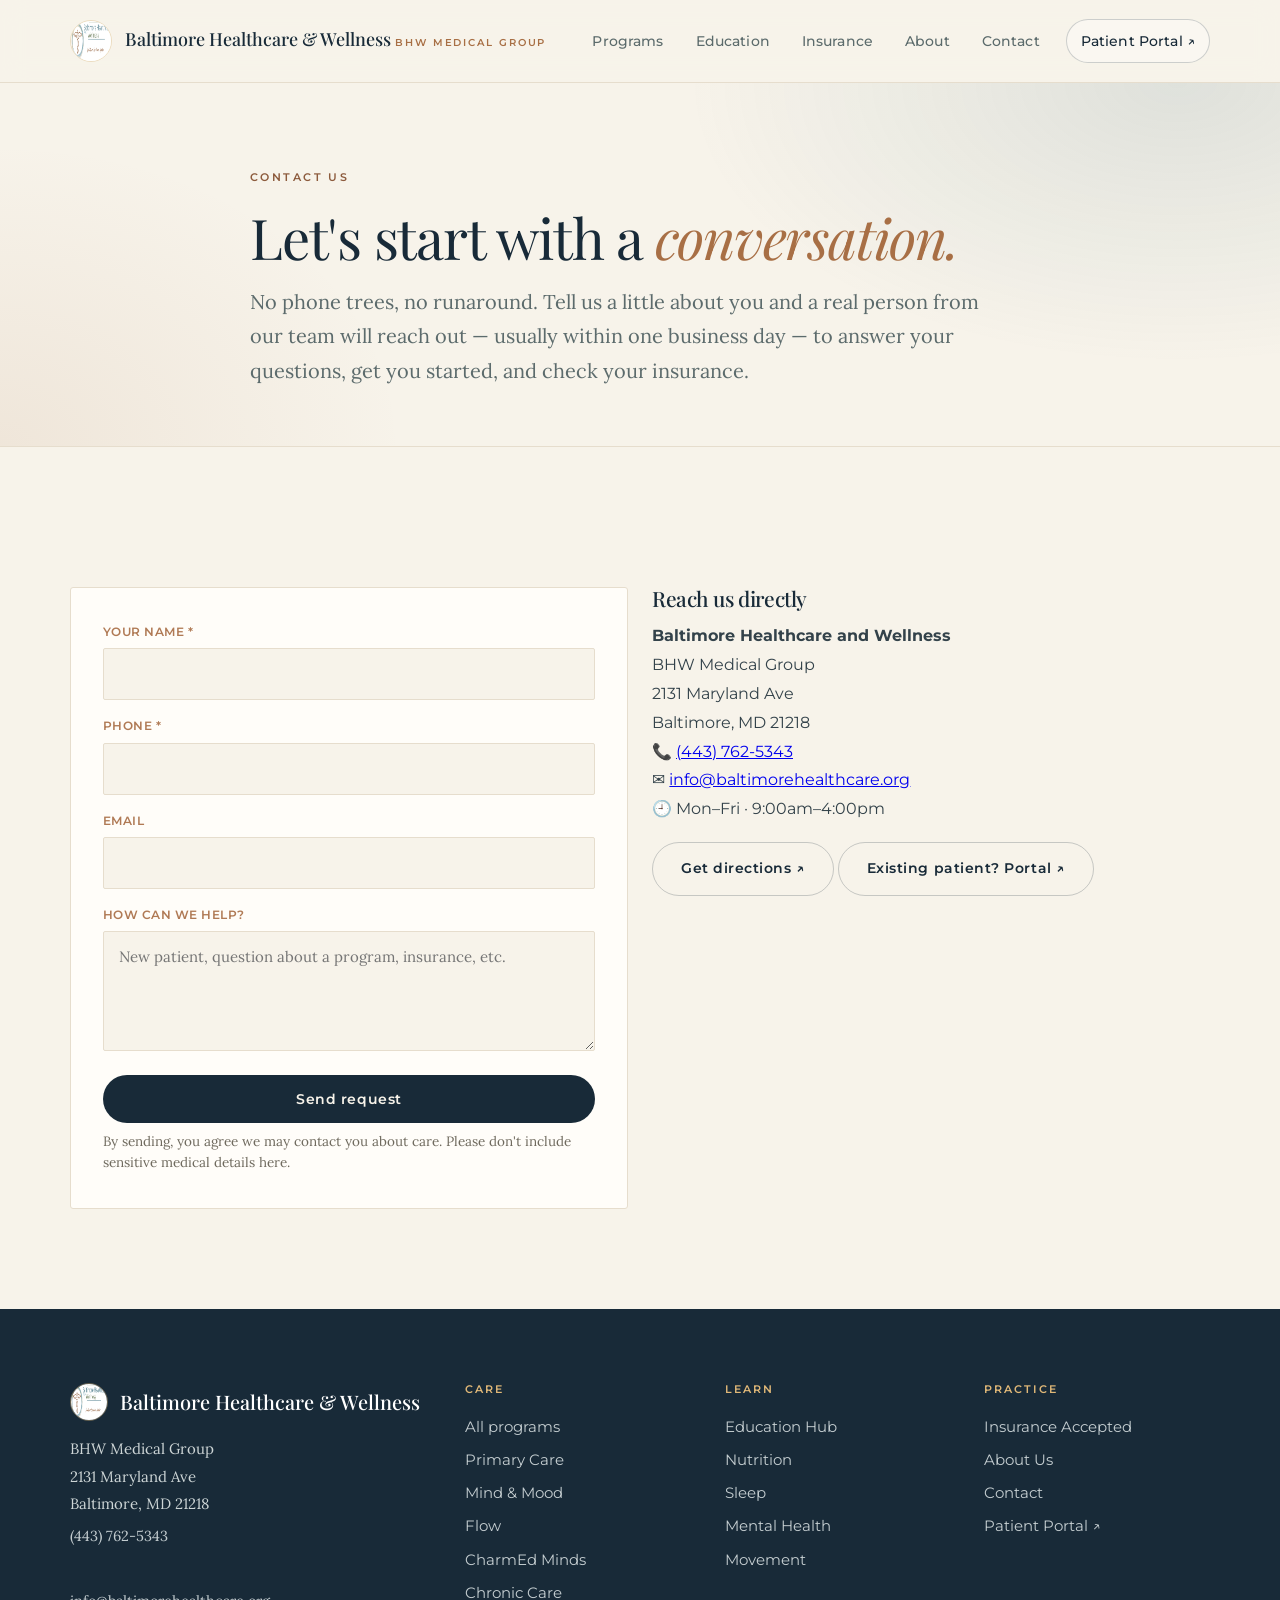
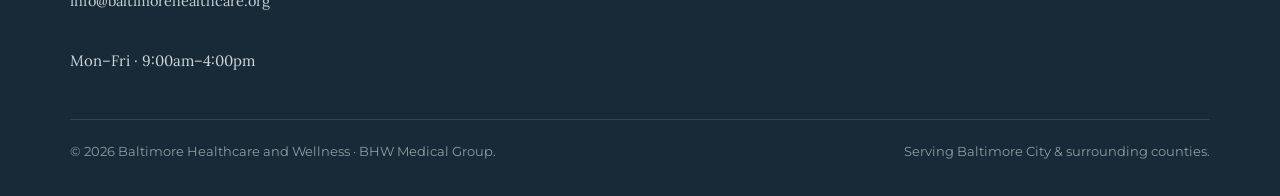
<file: contact.html>
<!doctype html>
<html lang="en">
<head>
  <meta charset="utf-8" />
  <meta name="viewport" content="width=device-width, initial-scale=1" />
  <title>Contact &amp; Become a Patient | Baltimore Healthcare and Wellness</title>
  <meta name="description" content="Contact Baltimore Healthcare and Wellness (BHW Medical Group) in Baltimore, MD — call (443) 762-5343 or request an appointment online. New patients welcome." />
  <link rel="canonical" href="https://bhwmedical.org/contact.html" />
  <meta name="robots" content="index, follow" />
  <meta property="og:title" content="Contact &amp; Become a Patient | Baltimore Healthcare and Wellness" />
  <meta property="og:description" content="Call (443) 762-5343 or request an appointment online. New patients welcome in Baltimore, MD." />
  <meta property="og:url" content="https://bhwmedical.org/contact.html" />
  <meta property="og:image" content="https://bhwmedical.org/assets/bhw-wellness.png" />
  <link rel="preconnect" href="https://fonts.googleapis.com" />
  <link rel="preconnect" href="https://fonts.gstatic.com" crossorigin />
  <link href="https://fonts.googleapis.com/css2?family=Caveat:wght@600;700&family=Lora:ital,wght@0,400;0,500;0,600;1,400;1,500&family=Montserrat:wght@400;500;600;700&family=Playfair+Display:ital,wght@0,400;0,500;0,600;1,400;1,500&display=swap" rel="stylesheet" />
  <link rel="stylesheet" href="/assets/bhw-tokens.css" />
  <link rel="stylesheet" href="/assets/site.css" />
  <style>
    .formcard{background:var(--card);border:1px solid var(--line);border-radius:3px;padding:34px 32px}
    .field{margin-bottom:16px}
    .field label{display:block;font-family:var(--font-ui);font-weight:600;font-size:12px;letter-spacing:.04em;text-transform:uppercase;color:var(--clay);margin-bottom:7px}
    .field input,.field textarea{width:100%;padding:13px 15px;border:1px solid var(--line);border-radius:2px;background:var(--bg);font:inherit;font-size:15px;color:var(--ink)}
    .field input:focus,.field textarea:focus{outline:none;border-color:var(--gold)}
    .field textarea{min-height:120px;resize:vertical;font-family:var(--font-serif)}
    .hp{position:absolute;left:-9999px}
    .note{font-family:var(--font-serif);font-size:13.5px;color:var(--ink-soft);margin-top:8px}
    .ok{background:var(--sage);color:#1f3324;padding:14px 16px;border-radius:2px;font-weight:600;display:none}
    .err{color:var(--alert,#a85846);font-size:14px;margin-top:8px;display:none}
  </style>
</head>
<body>

<header class="site">
  <div class="wrap bar">
    <a class="brand" href="/">
      <img src="/assets/bhw-wellness.png" alt="Baltimore Healthcare and Wellness logo" />
      <span>
        <span class="nm">Baltimore Healthcare &amp; Wellness</span>
        <span class="sub">BHW Medical Group</span>
      </span>
    </a>
    <button class="menu-btn" aria-label="Open menu" onclick="document.getElementById('nav').classList.toggle('open')">☰</button>
    <nav id="nav">
      <a href="/programs.html">Programs</a>
      <a href="/education.html">Education</a>
      <a href="/insurance.html">Insurance</a>
      <a href="/about.html">About</a>
      <a href="/contact.html">Contact</a>
      <a class="cta" href="https://mybhw.com">Patient Portal ↗</a>
    </nav>
  </div>
</header>

<main>
  <section class="pagehead">
    <div class="wrap narrow">
      <div class="eyebrow">Contact us</div>
      <h1 class="d-lg">Let's start with a <em class="ac">conversation.</em></h1>
      <p class="lead">No phone trees, no runaround. Tell us a little about you and a real person from our team will reach out — usually within one business day — to answer your questions, get you started, and check your insurance.</p>
    </div>
  </section>

  <section>
    <div class="wrap">
      <div class="grid loose cols-2" style="align-items:start">
        <div class="formcard">
          <div class="ok" id="ok">Thank you — your request is in. Our team will reach out within one business day. For anything urgent, please call (443)&nbsp;762-5343.</div>
          <form id="f">
            <div class="field"><label for="name">Your name *</label><input id="name" name="name" type="text" autocomplete="name" required /></div>
            <div class="field"><label for="phone">Phone *</label><input id="phone" name="phone" type="tel" autocomplete="tel" required /></div>
            <div class="field"><label for="email">Email</label><input id="email" name="email" type="email" autocomplete="email" /></div>
            <div class="field"><label for="message">How can we help?</label><textarea id="message" name="message" placeholder="New patient, question about a program, insurance, etc."></textarea></div>
            <div class="hp"><label>Leave this blank<input id="company" name="company" type="text" tabindex="-1" autocomplete="off" /></label></div>
            <button class="btn primary" type="submit" id="send" style="width:100%;justify-content:center">Send request</button>
            <div class="err" id="err"></div>
            <p class="note">By sending, you agree we may contact you about care. Please don't include sensitive medical details here.</p>
          </form>
        </div>

        <div>
          <h3 style="margin-bottom:12px">Reach us directly</h3>
          <p class="nap" style="color:var(--ink);font-size:16px;line-height:1.8">
            <strong>Baltimore Healthcare and Wellness</strong><br />
            BHW Medical Group<br />
            2131 Maryland Ave<br />
            Baltimore, MD 21218<br />
            <span aria-hidden="true">📞</span> <a href="tel:+14437625343">(443) 762-5343</a><br />
            <span aria-hidden="true">✉️</span> <a href="mailto:info@baltimorehealthcare.org">info@baltimorehealthcare.org</a><br />
            <span aria-hidden="true">🕘</span> Mon–Fri · 9:00am–4:00pm
          </p>
          <div class="cta-row" style="margin-top:18px">
            <a class="btn ghost" href="https://maps.google.com/?q=2131+Maryland+Ave+Baltimore+MD+21218" target="_blank" rel="noopener">Get directions ↗</a>
            <a class="btn ghost" href="https://mybhw.com" target="_blank" rel="noopener">Existing patient? Portal ↗</a>
          </div>
        </div>
      </div>
    </div>
  </section>
</main>

<footer class="site">
  <div class="wrap">
    <div class="cols">
      <div>
        <div class="brand"><img src="/assets/bhw-wellness.png" alt="" /> Baltimore Healthcare &amp; Wellness</div>
        <p class="nap">BHW Medical Group<br />2131 Maryland Ave<br />Baltimore, MD 21218<br /><a href="tel:+14437625343">(443) 762-5343</a><br /><a href="mailto:info@baltimorehealthcare.org">info@baltimorehealthcare.org</a><br />Mon–Fri · 9:00am–4:00pm</p>
      </div>
      <div><h4>Care</h4><a href="/programs.html">All programs</a><a href="/programs.html#primary-care">Primary Care</a><a href="/programs.html#mind-mood">Mind &amp; Mood</a><a href="/programs.html#flow">Flow</a><a href="/programs.html#charmed">CharmEd Minds</a><a href="/programs.html#chronic-care">Chronic Care</a></div>
      <div><h4>Learn</h4><a href="/education.html">Education Hub</a><a href="/education.html#nutrition">Nutrition</a><a href="/education.html#sleep">Sleep</a><a href="/education.html#mental-health">Mental Health</a><a href="/education.html#movement">Movement</a></div>
      <div><h4>Practice</h4><a href="/insurance.html">Insurance Accepted</a><a href="/about.html">About Us</a><a href="/contact.html">Contact</a><a href="https://mybhw.com">Patient Portal ↗</a></div>
    </div>
    <div class="fine"><span>© 2026 Baltimore Healthcare and Wellness · BHW Medical Group.</span><span>Serving Baltimore City &amp; surrounding counties.</span></div>
  </div>
</footer>

<script>
  document.querySelectorAll('#nav a').forEach(function(a){a.addEventListener('click',function(){document.getElementById('nav').classList.remove('open');});});
  // New-patient inquiry -> Front Desk triage queue (portal-message allows bhwmedical.org origins)
  var OFFICE_API = 'https://bhwcrewos.netlify.app/.netlify/functions/portal-message';
  document.getElementById('f').addEventListener('submit', async function(e){
    e.preventDefault();
    var err = document.getElementById('err'); err.style.display='none';
    var name = document.getElementById('name').value.trim();
    var phone = document.getElementById('phone').value.trim();
    var email = document.getElementById('email').value.trim();
    var msg = document.getElementById('message').value.trim();
    if(!name || !phone){ err.textContent='Please add your name and phone.'; err.style.display='block'; return; }
    var full = '[New patient inquiry from bhwmedical.org]' + (email ? ' Email: ' + email + '.' : '') + (msg ? ' ' + msg : '');
    var btn = document.getElementById('send'); btn.disabled=true; btn.textContent='Sending…';
    try{
      var r = await fetch(OFFICE_API, {method:'POST', headers:{'Content-Type':'application/json'},
        body: JSON.stringify({ name:name, phone:phone, message:full, hp:document.getElementById('company').value })});
      if(!r.ok) throw new Error('bad status');
      document.getElementById('f').style.display='none';
      document.getElementById('ok').style.display='block';
    }catch(_){
      err.textContent='Sorry — that didn’t send. Please call (443) 762-5343 and we’ll help right away.';
      err.style.display='block'; btn.disabled=false; btn.textContent='Send request';
    }
  });
</script>
</body>
</html>
</file>
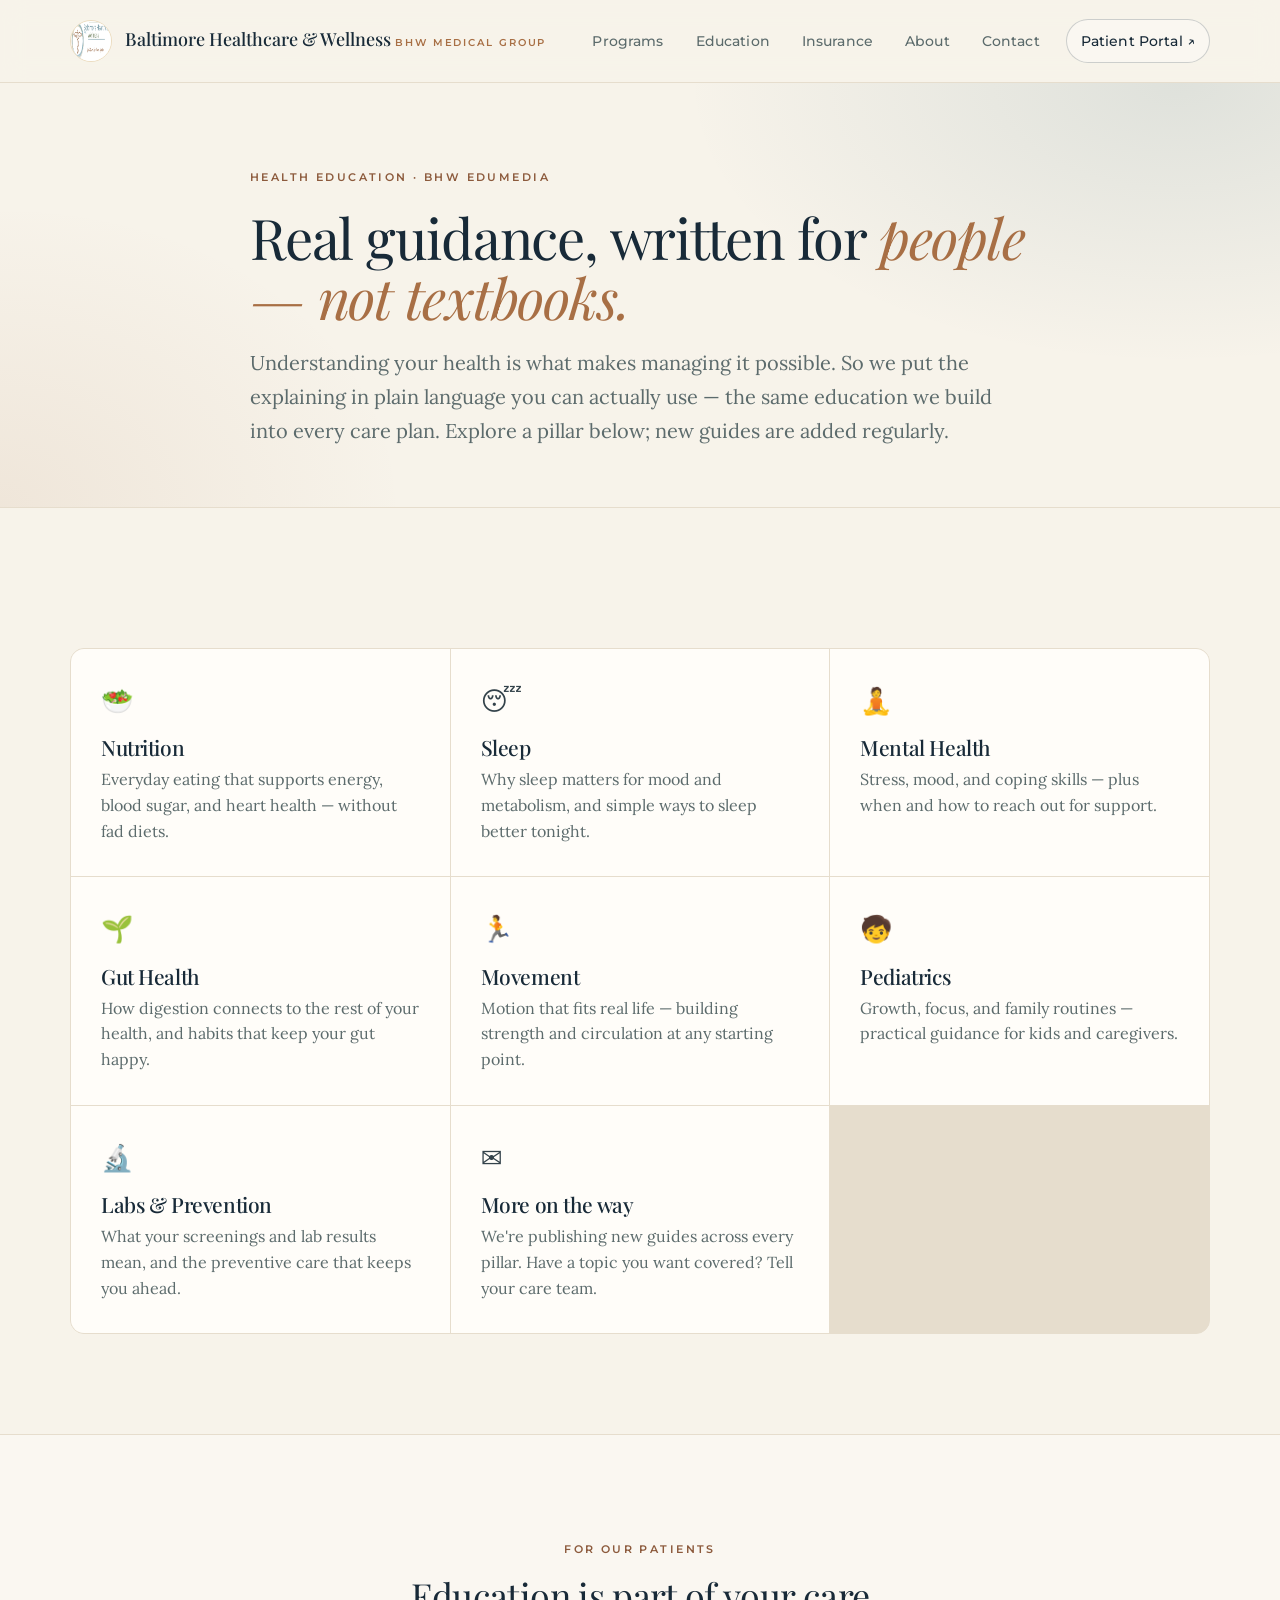
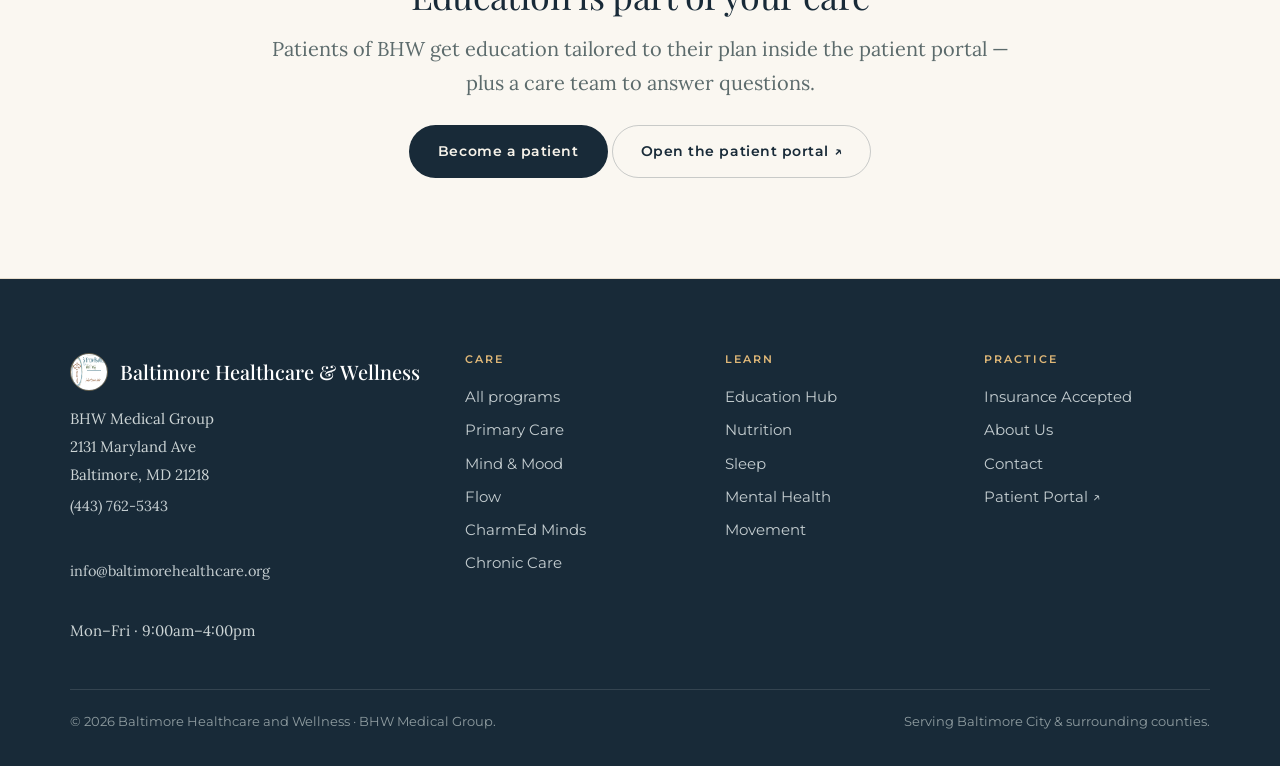
<file: education.html>
<!doctype html>
<html lang="en">
<head>
  <meta charset="utf-8" />
  <meta name="viewport" content="width=device-width, initial-scale=1" />
  <title>Health Education Hub | Baltimore Healthcare and Wellness</title>
  <meta name="description" content="Plain-language patient education from Baltimore Healthcare and Wellness — nutrition, sleep, mental health, gut health, movement, pediatrics, and labs & prevention." />
  <link rel="canonical" href="https://bhwmedical.org/education.html" />
  <meta name="robots" content="index, follow" />
  <meta property="og:title" content="Health Education Hub | Baltimore Healthcare and Wellness" />
  <meta property="og:description" content="Clear, doable guidance across the pillars that shape how you feel." />
  <meta property="og:url" content="https://bhwmedical.org/education.html" />
  <meta property="og:image" content="https://bhwmedical.org/assets/bhw-wellness.png" />
  <link rel="preconnect" href="https://fonts.googleapis.com" />
  <link rel="preconnect" href="https://fonts.gstatic.com" crossorigin />
  <link href="https://fonts.googleapis.com/css2?family=Caveat:wght@600;700&family=Lora:ital,wght@0,400;0,500;0,600;1,400;1,500&family=Montserrat:wght@400;500;600;700&family=Playfair+Display:ital,wght@0,400;0,500;0,600;1,400;1,500&display=swap" rel="stylesheet" />
  <link rel="stylesheet" href="/assets/bhw-tokens.css" />
  <link rel="stylesheet" href="/assets/site.css" />
</head>
<body>

<header class="site">
  <div class="wrap bar">
    <a class="brand" href="/">
      <img src="/assets/bhw-wellness.png" alt="Baltimore Healthcare and Wellness logo" />
      <span>
        <span class="nm">Baltimore Healthcare &amp; Wellness</span>
        <span class="sub">BHW Medical Group</span>
      </span>
    </a>
    <button class="menu-btn" aria-label="Open menu" onclick="document.getElementById('nav').classList.toggle('open')">☰</button>
    <nav id="nav">
      <a href="/programs.html">Programs</a>
      <a href="/education.html">Education</a>
      <a href="/insurance.html">Insurance</a>
      <a href="/about.html">About</a>
      <a href="/contact.html">Contact</a>
      <a class="cta" href="https://mybhw.com">Patient Portal ↗</a>
    </nav>
  </div>
</header>

<main>
  <section class="pagehead">
    <div class="wrap narrow">
      <div class="eyebrow">Health education · BHW EduMedia</div>
      <h1 class="d-lg">Real guidance, written for <em class="ac">people — not textbooks.</em></h1>
      <p class="lead">Understanding your health is what makes managing it possible. So we put the explaining in plain language you can actually use — the same education we build into every care plan. Explore a pillar below; new guides are added regularly.</p>
    </div>
  </section>

  <section>
    <div class="wrap">
      <div class="grid cols-3">
        <div class="card" id="nutrition">
          <div class="ic" aria-hidden="true">🥗</div><h3>Nutrition</h3>
          <p>Everyday eating that supports energy, blood sugar, and heart health — without fad diets.</p>
        </div>
        <div class="card" id="sleep">
          <div class="ic" aria-hidden="true">😴</div><h3>Sleep</h3>
          <p>Why sleep matters for mood and metabolism, and simple ways to sleep better tonight.</p>
        </div>
        <div class="card" id="mental-health">
          <div class="ic" aria-hidden="true">🧘</div><h3>Mental Health</h3>
          <p>Stress, mood, and coping skills — plus when and how to reach out for support.</p>
        </div>
        <div class="card" id="gut-health">
          <div class="ic" aria-hidden="true">🌱</div><h3>Gut Health</h3>
          <p>How digestion connects to the rest of your health, and habits that keep your gut happy.</p>
        </div>
        <div class="card" id="movement">
          <div class="ic" aria-hidden="true">🏃</div><h3>Movement</h3>
          <p>Motion that fits real life — building strength and circulation at any starting point.</p>
        </div>
        <div class="card" id="pediatrics">
          <div class="ic" aria-hidden="true">🧒</div><h3>Pediatrics</h3>
          <p>Growth, focus, and family routines — practical guidance for kids and caregivers.</p>
        </div>
        <div class="card" id="labs">
          <div class="ic" aria-hidden="true">🔬</div><h3>Labs &amp; Prevention</h3>
          <p>What your screenings and lab results mean, and the preventive care that keeps you ahead.</p>
        </div>
        <div class="card" style="background:var(--card)">
          <div class="ic" aria-hidden="true">✉️</div>
          <h3>More on the way</h3>
          <p>We're publishing new guides across every pillar. Have a topic you want covered? Tell your care team.</p>
        </div>
      </div>
    </div>
  </section>

  <div class="cta"><section class="center"><div class="wrap narrow">
    <div class="eyebrow" style="justify-content:center">For our patients</div>
    <h2 class="d-md" style="margin-top:14px">Education is part of your care</h2>
    <p class="lead center" style="margin:16px auto 0">Patients of BHW get education tailored to their plan inside the patient portal — plus a care team to answer questions.</p>
    <div class="cta-row" style="justify-content:center;margin-top:24px">
      <a class="btn primary" href="/contact.html">Become a patient</a>
      <a class="btn ghost" href="https://mybhw.com">Open the patient portal ↗</a>
    </div>
  </div></section></div>
</main>

<footer class="site">
  <div class="wrap">
    <div class="cols">
      <div>
        <div class="brand"><img src="/assets/bhw-wellness.png" alt="" /> Baltimore Healthcare &amp; Wellness</div>
        <p class="nap">BHW Medical Group<br />2131 Maryland Ave<br />Baltimore, MD 21218<br /><a href="tel:+14437625343">(443) 762-5343</a><br /><a href="mailto:info@baltimorehealthcare.org">info@baltimorehealthcare.org</a><br />Mon–Fri · 9:00am–4:00pm</p>
      </div>
      <div><h4>Care</h4><a href="/programs.html">All programs</a><a href="/programs.html#primary-care">Primary Care</a><a href="/programs.html#mind-mood">Mind &amp; Mood</a><a href="/programs.html#flow">Flow</a><a href="/programs.html#charmed">CharmEd Minds</a><a href="/programs.html#chronic-care">Chronic Care</a></div>
      <div><h4>Learn</h4><a href="/education.html">Education Hub</a><a href="/education.html#nutrition">Nutrition</a><a href="/education.html#sleep">Sleep</a><a href="/education.html#mental-health">Mental Health</a><a href="/education.html#movement">Movement</a></div>
      <div><h4>Practice</h4><a href="/insurance.html">Insurance Accepted</a><a href="/about.html">About Us</a><a href="/contact.html">Contact</a><a href="https://mybhw.com">Patient Portal ↗</a></div>
    </div>
    <div class="fine"><span>© 2026 Baltimore Healthcare and Wellness · BHW Medical Group.</span><span>Serving Baltimore City &amp; surrounding counties.</span></div>
  </div>
</footer>
<script>document.querySelectorAll('#nav a').forEach(function(a){a.addEventListener('click',function(){document.getElementById('nav').classList.remove('open');});});</script>
</body>
</html>
</file>
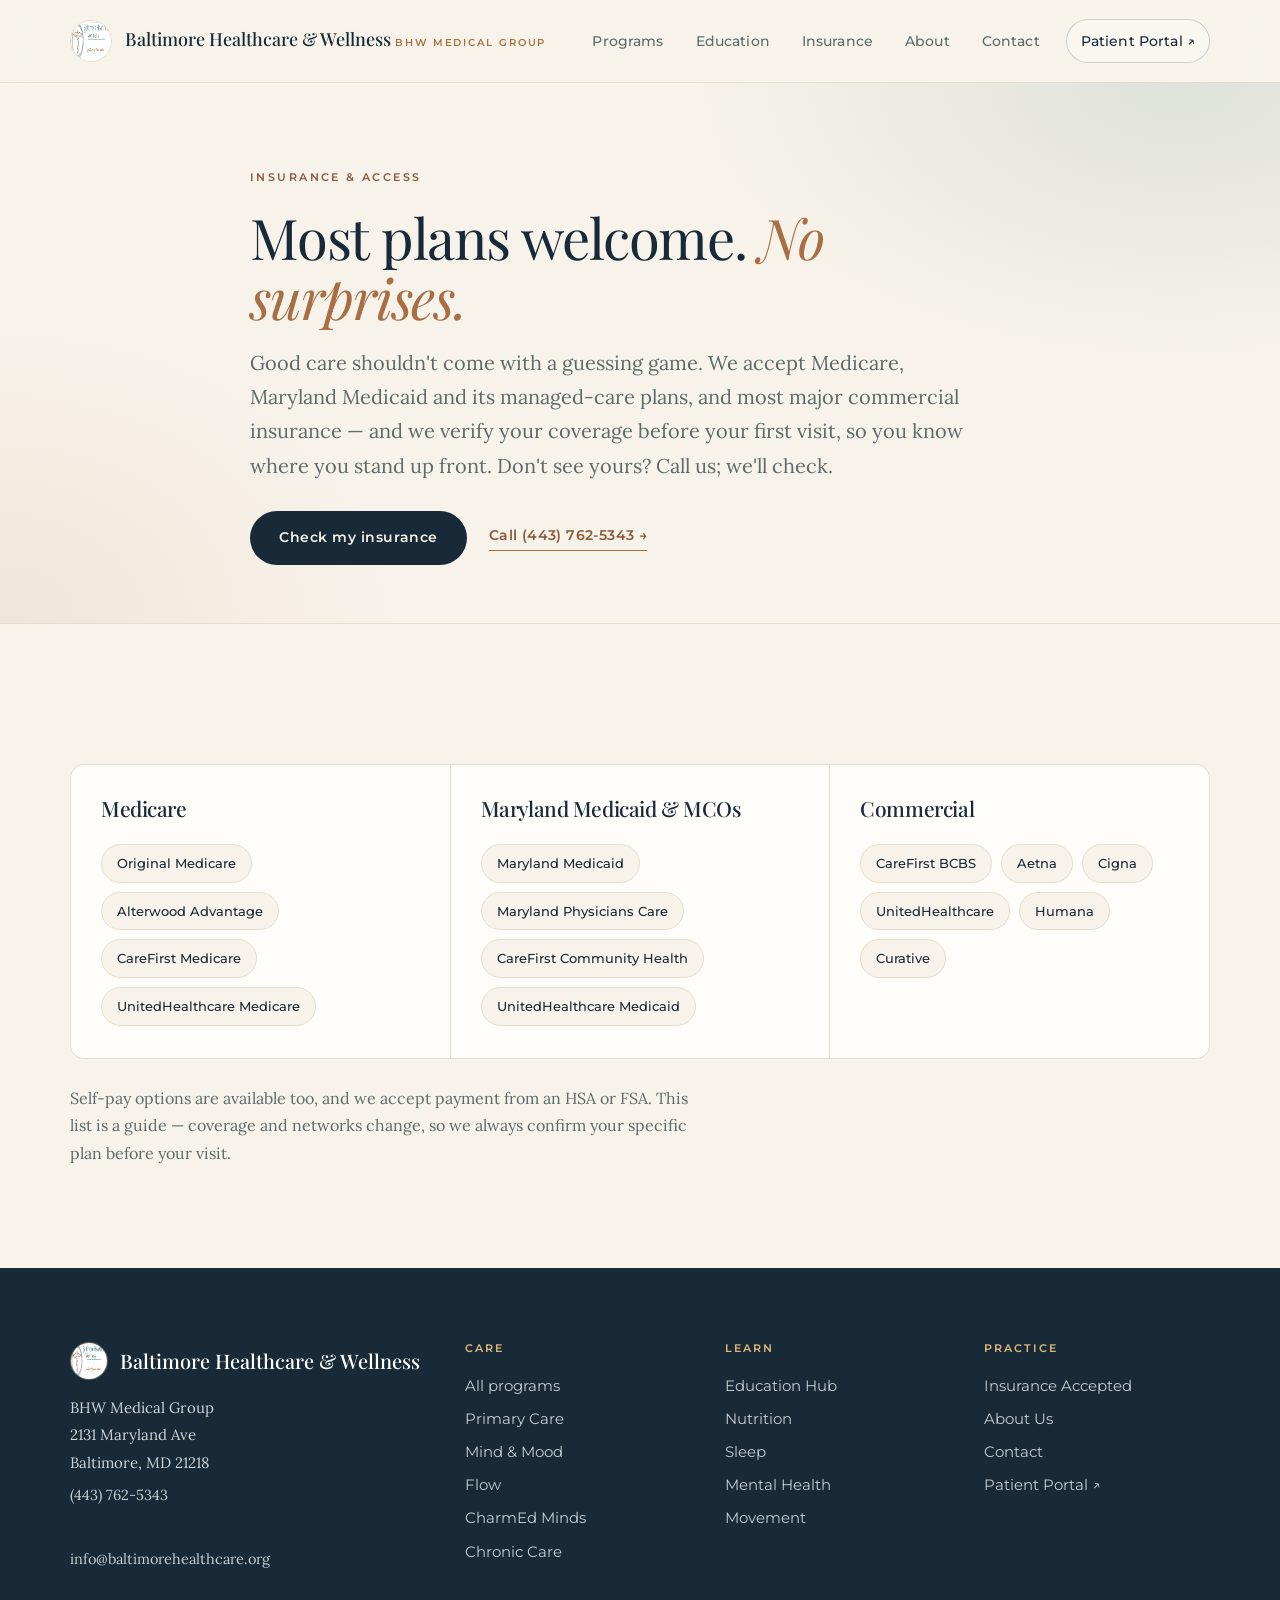
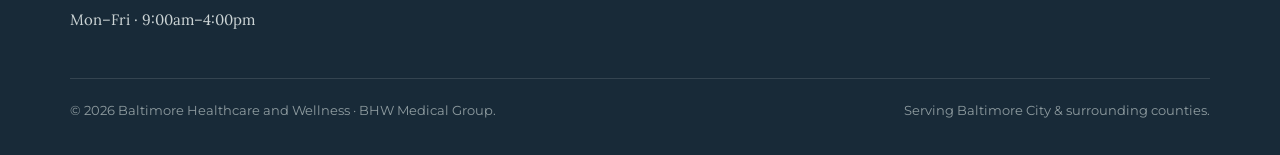
<file: insurance.html>
<!doctype html>
<html lang="en">
<head>
  <meta charset="utf-8" />
  <meta name="viewport" content="width=device-width, initial-scale=1" />
  <title>Insurance Accepted | Baltimore Healthcare and Wellness</title>
  <meta name="description" content="Baltimore Healthcare and Wellness accepts Medicare (including Alterwood Advantage, CareFirst and UnitedHealthcare Medicare), Maryland Medicaid and its MCOs, and major commercial plans including CareFirst BCBS, Aetna, Cigna, UnitedHealthcare, Humana and Curative. Not sure? We'll check for you." />
  <link rel="canonical" href="https://bhwmedical.org/insurance.html" />
  <meta name="robots" content="index, follow" />
  <meta property="og:title" content="Insurance Accepted | Baltimore Healthcare and Wellness" />
  <meta property="og:description" content="Medicare, Maryland Medicaid + MCOs, and major commercial plans accepted in Baltimore, MD." />
  <meta property="og:url" content="https://bhwmedical.org/insurance.html" />
  <meta property="og:image" content="https://bhwmedical.org/assets/bhw-wellness.png" />
  <link rel="preconnect" href="https://fonts.googleapis.com" />
  <link rel="preconnect" href="https://fonts.gstatic.com" crossorigin />
  <link href="https://fonts.googleapis.com/css2?family=Caveat:wght@600;700&family=Lora:ital,wght@0,400;0,500;0,600;1,400;1,500&family=Montserrat:wght@400;500;600;700&family=Playfair+Display:ital,wght@0,400;0,500;0,600;1,400;1,500&display=swap" rel="stylesheet" />
  <link rel="stylesheet" href="/assets/bhw-tokens.css" />
  <link rel="stylesheet" href="/assets/site.css" />
</head>
<body>

<header class="site">
  <div class="wrap bar">
    <a class="brand" href="/">
      <img src="/assets/bhw-wellness.png" alt="Baltimore Healthcare and Wellness logo" />
      <span>
        <span class="nm">Baltimore Healthcare &amp; Wellness</span>
        <span class="sub">BHW Medical Group</span>
      </span>
    </a>
    <button class="menu-btn" aria-label="Open menu" onclick="document.getElementById('nav').classList.toggle('open')">☰</button>
    <nav id="nav">
      <a href="/programs.html">Programs</a>
      <a href="/education.html">Education</a>
      <a href="/insurance.html">Insurance</a>
      <a href="/about.html">About</a>
      <a href="/contact.html">Contact</a>
      <a class="cta" href="https://mybhw.com">Patient Portal ↗</a>
    </nav>
  </div>
</header>

<main>
  <section class="pagehead">
    <div class="wrap narrow">
      <div class="eyebrow">Insurance &amp; access</div>
      <h1 class="d-lg">Most plans welcome. <em class="ac">No surprises.</em></h1>
      <p class="lead">Good care shouldn't come with a guessing game. We accept Medicare, Maryland Medicaid and its managed-care plans, and most major commercial insurance — and we verify your coverage before your first visit, so you know where you stand up front. Don't see yours? Call us; we'll check.</p>
      <div class="cta-row" style="margin-top:28px;display:flex;gap:22px;align-items:center;flex-wrap:wrap">
        <a class="btn primary" href="/contact.html">Check my insurance</a>
        <a class="tlink" href="tel:+14437625343">Call (443) 762-5343 →</a>
      </div>
    </div>
  </section>

  <section>
    <div class="wrap">
      <div class="grid cols-3">
        <div class="card">
          <h3>Medicare</h3>
          <div class="pills">
            <span class="pill">Original Medicare</span>
            <span class="pill">Alterwood Advantage</span>
            <span class="pill">CareFirst Medicare</span>
            <span class="pill">UnitedHealthcare Medicare</span>
          </div>
        </div>
        <div class="card">
          <h3>Maryland Medicaid &amp; MCOs</h3>
          <div class="pills">
            <span class="pill">Maryland Medicaid</span>
            <span class="pill">Maryland Physicians Care</span>
            <span class="pill">CareFirst Community Health</span>
            <span class="pill">UnitedHealthcare Medicaid</span>
          </div>
        </div>
        <div class="card">
          <h3>Commercial</h3>
          <div class="pills">
            <span class="pill">CareFirst BCBS</span>
            <span class="pill">Aetna</span>
            <span class="pill">Cigna</span>
            <span class="pill">UnitedHealthcare</span>
            <span class="pill">Humana</span>
            <span class="pill">Curative</span>
          </div>
        </div>
      </div>
      <p class="lead" style="margin-top:26px;font-size:16px">Self-pay options are available too, and we accept payment from an HSA or FSA. This list is a guide — coverage and networks change, so we always confirm your specific plan before your visit.</p>
    </div>
  </section>
</main>

<footer class="site">
  <div class="wrap">
    <div class="cols">
      <div>
        <div class="brand"><img src="/assets/bhw-wellness.png" alt="" /> Baltimore Healthcare &amp; Wellness</div>
        <p class="nap">BHW Medical Group<br />2131 Maryland Ave<br />Baltimore, MD 21218<br /><a href="tel:+14437625343">(443) 762-5343</a><br /><a href="mailto:info@baltimorehealthcare.org">info@baltimorehealthcare.org</a><br />Mon–Fri · 9:00am–4:00pm</p>
      </div>
      <div><h4>Care</h4><a href="/programs.html">All programs</a><a href="/programs.html#primary-care">Primary Care</a><a href="/programs.html#mind-mood">Mind &amp; Mood</a><a href="/programs.html#flow">Flow</a><a href="/programs.html#charmed">CharmEd Minds</a><a href="/programs.html#chronic-care">Chronic Care</a></div>
      <div><h4>Learn</h4><a href="/education.html">Education Hub</a><a href="/education.html#nutrition">Nutrition</a><a href="/education.html#sleep">Sleep</a><a href="/education.html#mental-health">Mental Health</a><a href="/education.html#movement">Movement</a></div>
      <div><h4>Practice</h4><a href="/insurance.html">Insurance Accepted</a><a href="/about.html">About Us</a><a href="/contact.html">Contact</a><a href="https://mybhw.com">Patient Portal ↗</a></div>
    </div>
    <div class="fine"><span>© 2026 Baltimore Healthcare and Wellness · BHW Medical Group.</span><span>Serving Baltimore City &amp; surrounding counties.</span></div>
  </div>
</footer>
<script>document.querySelectorAll('#nav a').forEach(function(a){a.addEventListener('click',function(){document.getElementById('nav').classList.remove('open');});});</script>
</body>
</html>
</file>
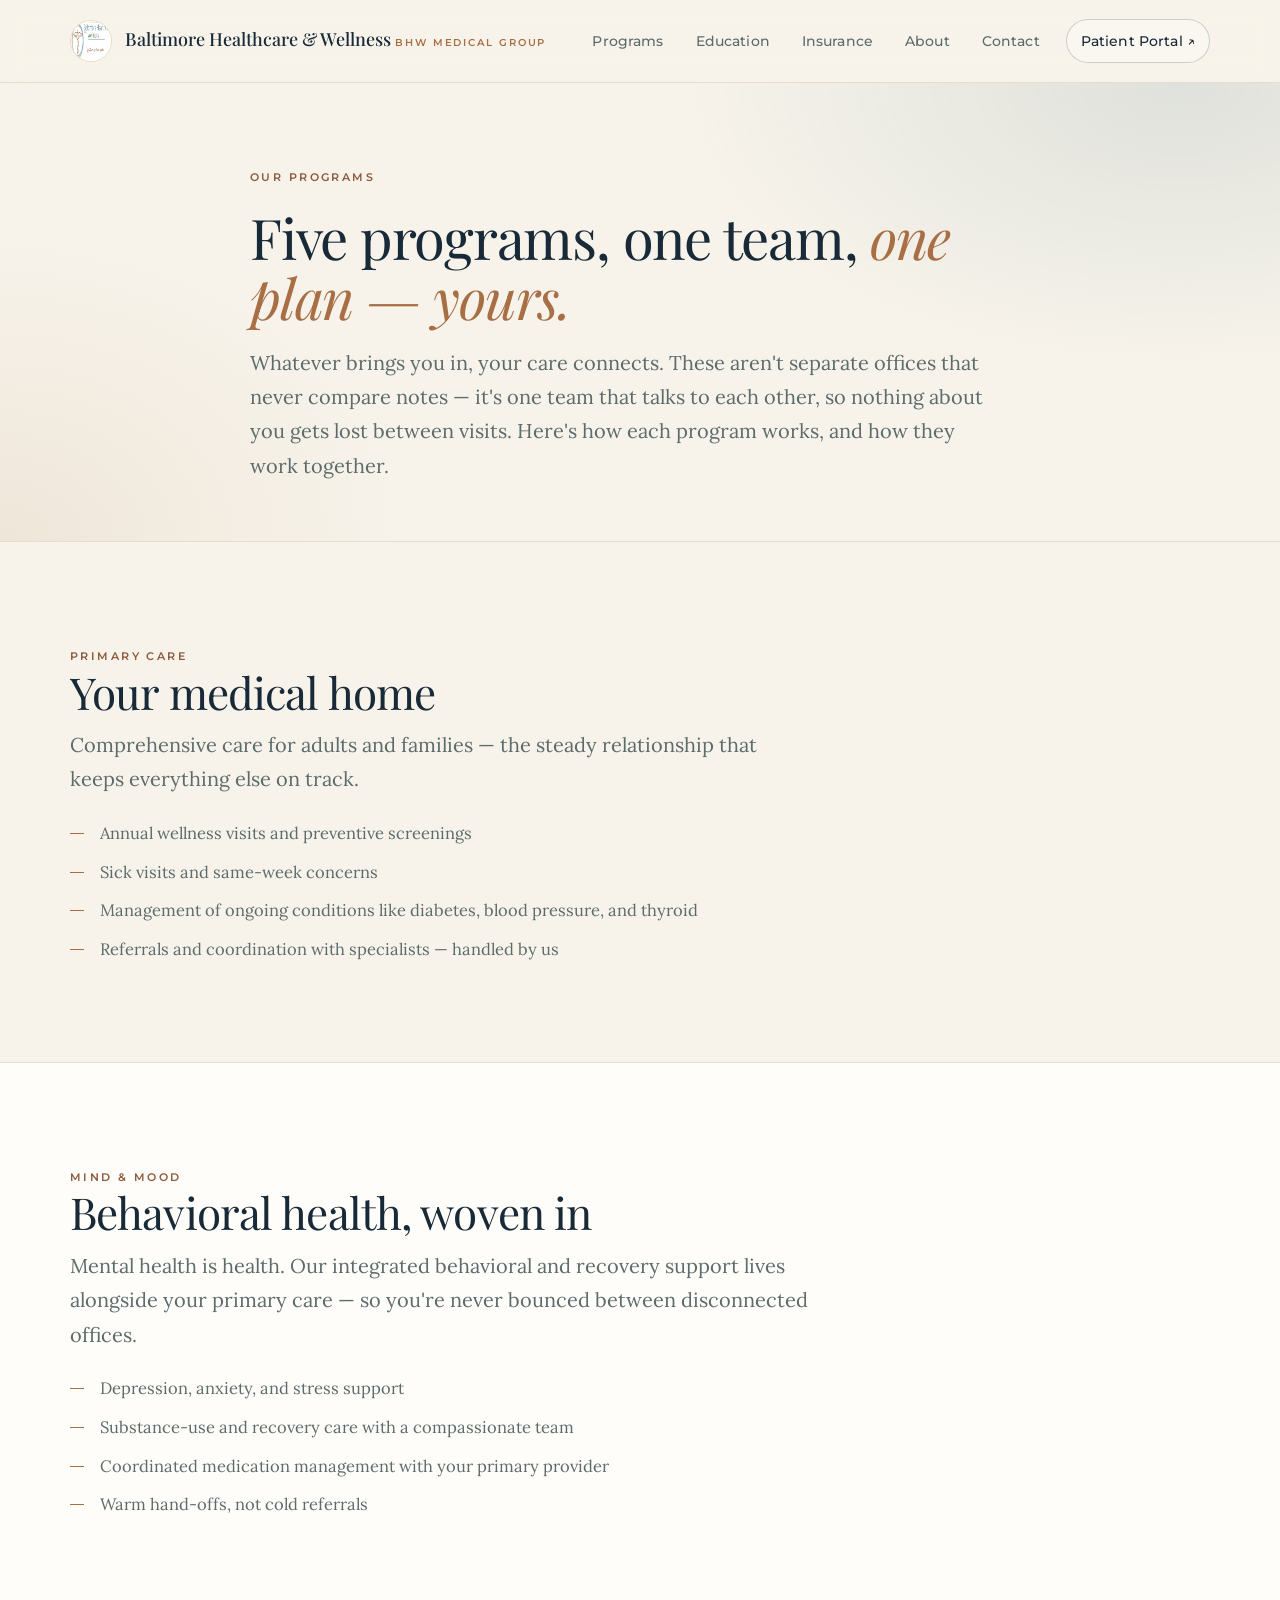
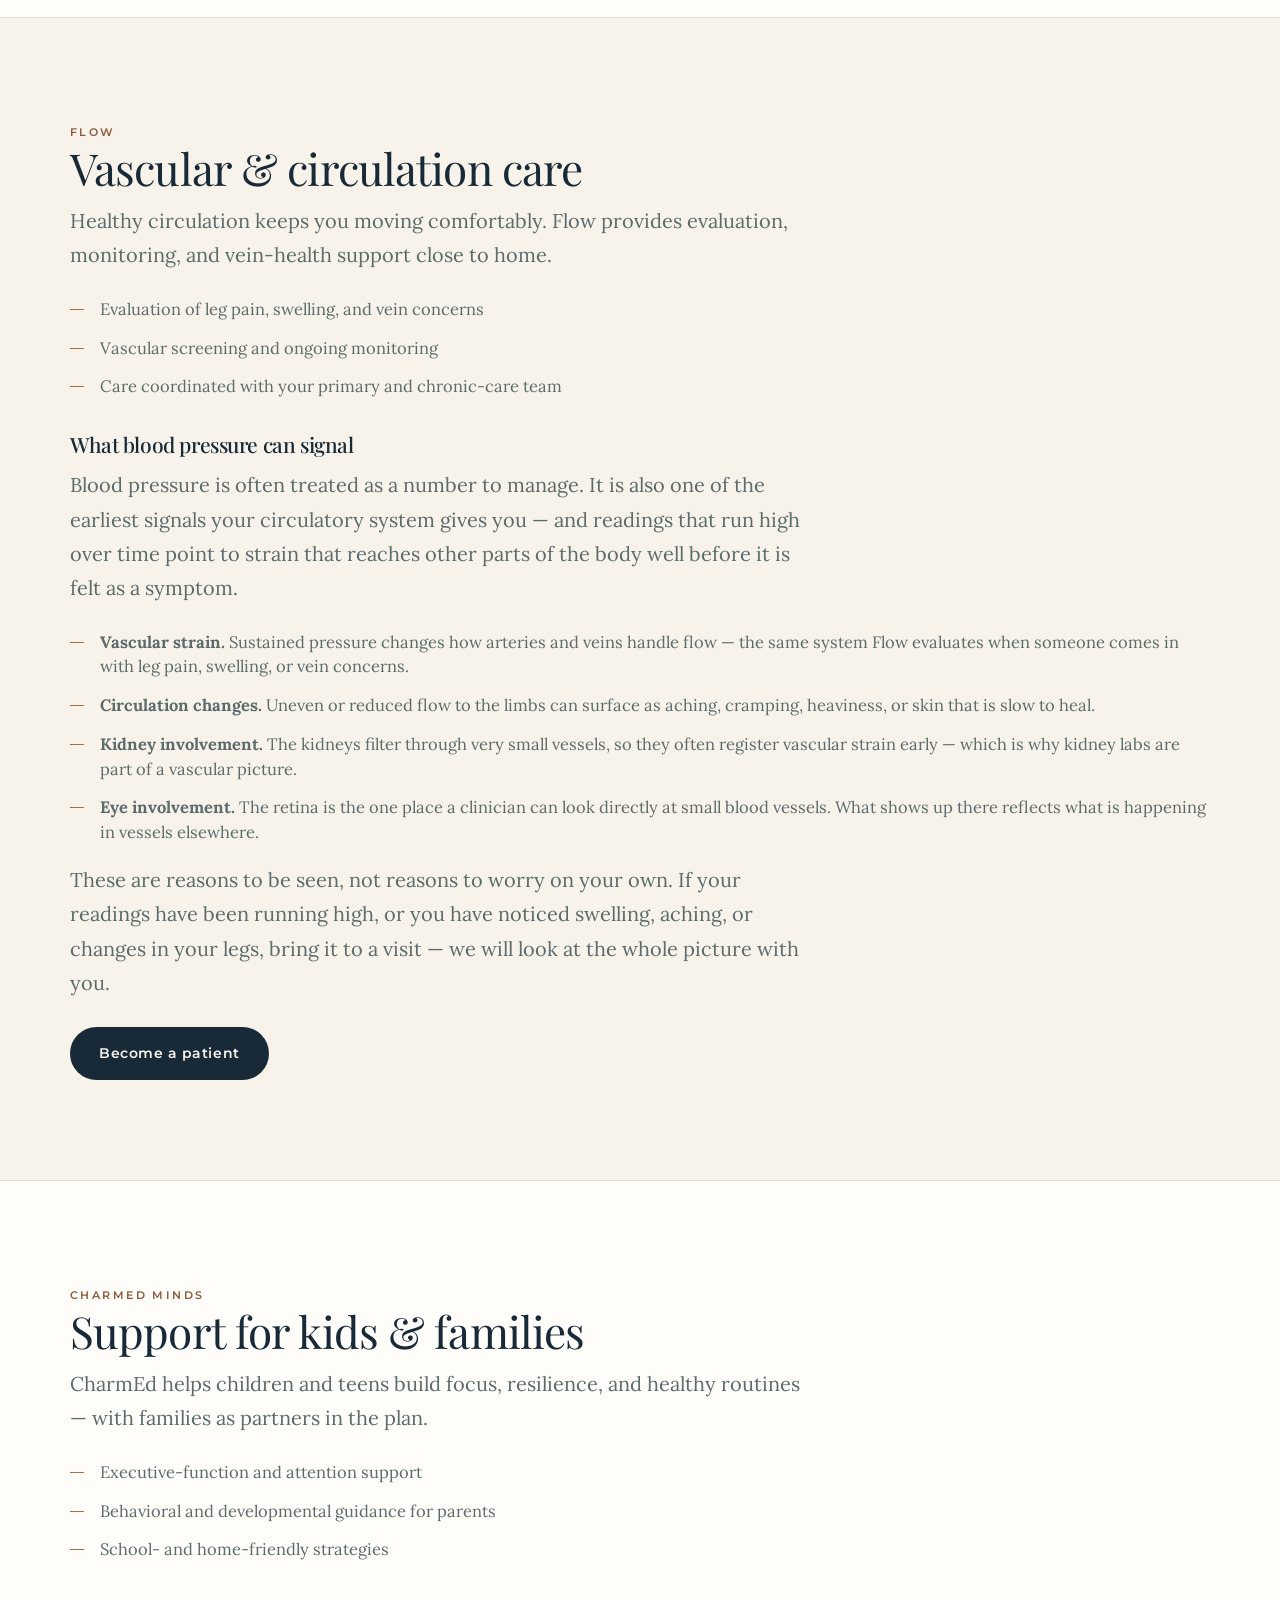
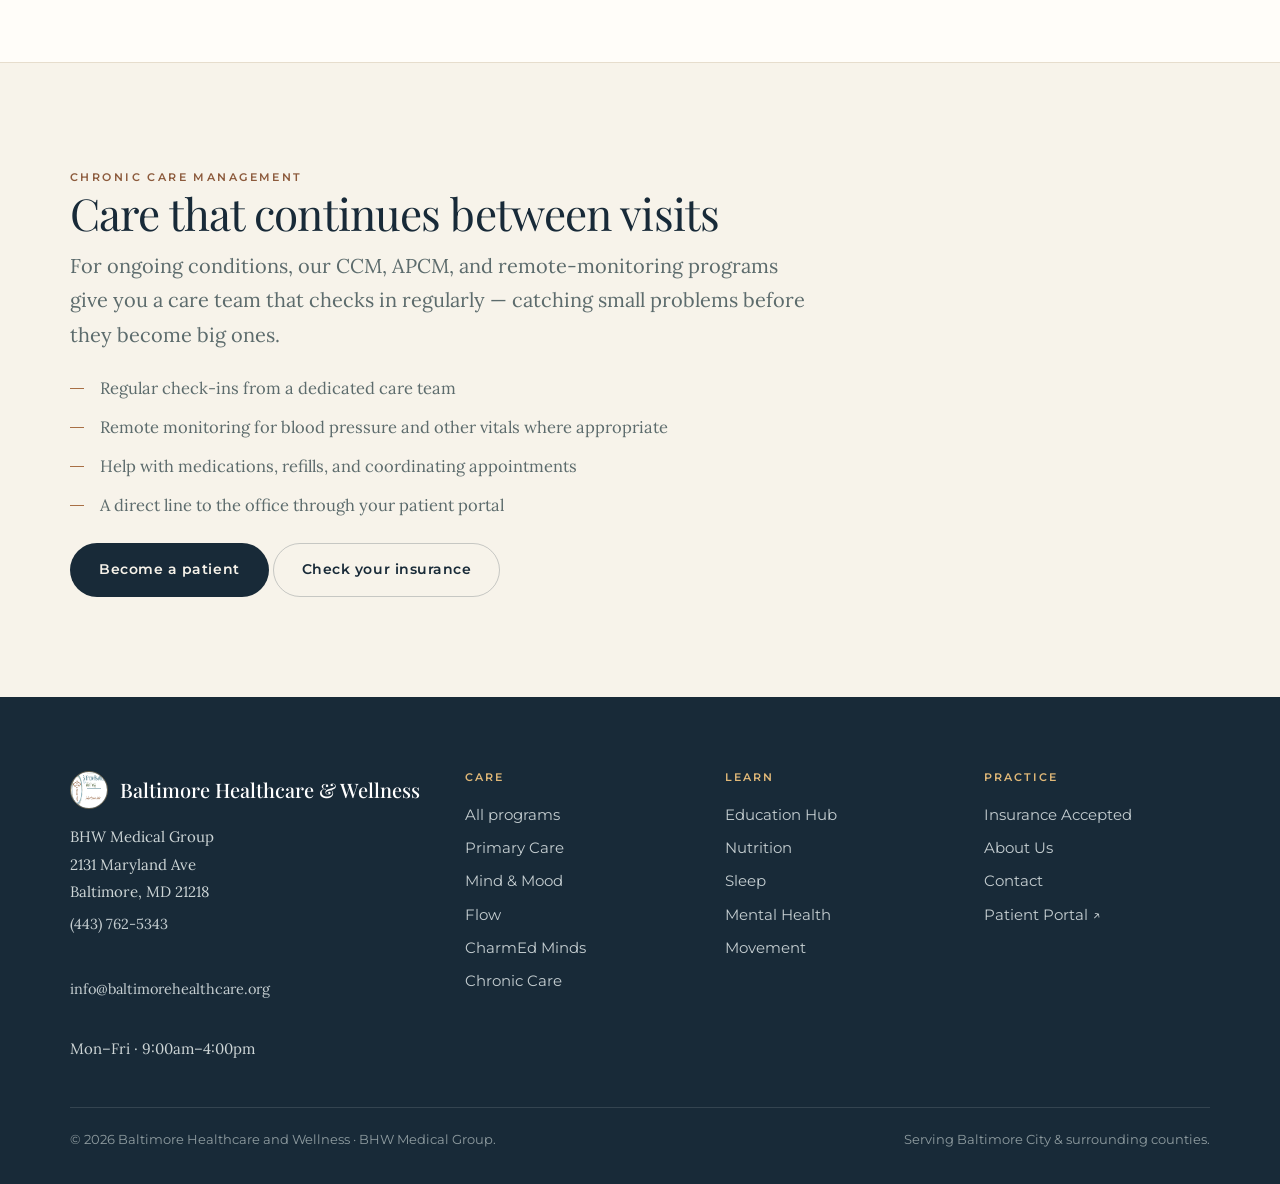
<file: programs.html>
<!doctype html>
<html lang="en">
<head>
  <meta charset="utf-8" />
  <meta name="viewport" content="width=device-width, initial-scale=1" />
  <title>Programs | Baltimore Healthcare and Wellness — Baltimore, MD</title>
  <meta name="description" content="Primary care, Mind & Mood behavioral health, Flow vascular care, CharmEd pediatric support, and Chronic Care Management at Baltimore Healthcare and Wellness (BHW Medical Group) in Baltimore, MD." />
  <link rel="canonical" href="https://bhwmedical.org/programs.html" />
  <meta name="robots" content="index, follow" />
  <meta property="og:title" content="Programs | Baltimore Healthcare and Wellness" />
  <meta property="og:description" content="Whole-person care: primary care, behavioral health, vascular care, pediatrics, and chronic-care management in Baltimore, MD." />
  <meta property="og:url" content="https://bhwmedical.org/programs.html" />
  <meta property="og:image" content="https://bhwmedical.org/assets/bhw-wellness.png" />
  <link rel="preconnect" href="https://fonts.googleapis.com" />
  <link rel="preconnect" href="https://fonts.gstatic.com" crossorigin />
  <link href="https://fonts.googleapis.com/css2?family=Caveat:wght@600;700&family=Lora:ital,wght@0,400;0,500;0,600;1,400;1,500&family=Montserrat:wght@400;500;600;700&family=Playfair+Display:ital,wght@0,400;0,500;0,600;1,400;1,500&display=swap" rel="stylesheet" />
  <link rel="stylesheet" href="/assets/bhw-tokens.css" />
  <link rel="stylesheet" href="/assets/site.css" />
</head>
<body>

<header class="site">
  <div class="wrap bar">
    <a class="brand" href="/">
      <img src="/assets/bhw-wellness.png" alt="Baltimore Healthcare and Wellness logo" />
      <span>
        <span class="nm">Baltimore Healthcare &amp; Wellness</span>
        <span class="sub">BHW Medical Group</span>
      </span>
    </a>
    <button class="menu-btn" aria-label="Open menu" onclick="document.getElementById('nav').classList.toggle('open')">☰</button>
    <nav id="nav">
      <a href="/programs.html">Programs</a>
      <a href="/education.html">Education</a>
      <a href="/insurance.html">Insurance</a>
      <a href="/about.html">About</a>
      <a href="/contact.html">Contact</a>
      <a class="cta" href="https://mybhw.com">Patient Portal ↗</a>
    </nav>
  </div>
</header>

<main>
  <section class="pagehead">
    <div class="wrap narrow">
      <div class="eyebrow">Our programs</div>
      <h1 class="d-lg">Five programs, one team, <em class="ac">one plan — yours.</em></h1>
      <p class="lead">Whatever brings you in, your care connects. These aren't separate offices that never compare notes — it's one team that talks to each other, so nothing about you gets lost between visits. Here's how each program works, and how they work together.</p>
    </div>
  </section>

  <section id="primary-care">
    <div class="wrap">
      <div class="eyebrow">Primary Care</div>
      <h2>Your medical home</h2>
      <p class="lead" style="margin:12px 0 18px">Comprehensive care for adults and families — the steady relationship that keeps everything else on track.</p>
      <ul class="checks">
        <li>Annual wellness visits and preventive screenings</li>
        <li>Sick visits and same-week concerns</li>
        <li>Management of ongoing conditions like diabetes, blood pressure, and thyroid</li>
        <li>Referrals and coordination with specialists — handled by us</li>
      </ul>
    </div>
  </section>

  <div class="band"><section id="mind-mood"><div class="wrap">
    <div class="eyebrow">Mind &amp; Mood</div>
    <h2>Behavioral health, woven in</h2>
    <p class="lead" style="margin:12px 0 18px">Mental health is health. Our integrated behavioral and recovery support lives alongside your primary care — so you're never bounced between disconnected offices.</p>
    <ul class="checks">
      <li>Depression, anxiety, and stress support</li>
      <li>Substance-use and recovery care with a compassionate team</li>
      <li>Coordinated medication management with your primary provider</li>
      <li>Warm hand-offs, not cold referrals</li>
    </ul>
  </div></section></div>

  <section id="flow">
    <div class="wrap">
      <div class="eyebrow">Flow</div>
      <h2>Vascular &amp; circulation care</h2>
      <p class="lead" style="margin:12px 0 18px">Healthy circulation keeps you moving comfortably. Flow provides evaluation, monitoring, and vein-health support close to home.</p>
      <ul class="checks">
        <li>Evaluation of leg pain, swelling, and vein concerns</li>
        <li>Vascular screening and ongoing monitoring</li>
        <li>Care coordinated with your primary and chronic-care team</li>
      </ul>

      <h3 style="margin-top:34px">What blood pressure can signal</h3>
      <p class="lead" style="margin:12px 0 18px">Blood pressure is often treated as a number to manage. It is also one of the earliest signals your circulatory system gives you — and readings that run high over time point to strain that reaches other parts of the body well before it is felt as a symptom.</p>
      <ul class="checks">
        <li><strong>Vascular strain.</strong> Sustained pressure changes how arteries and veins handle flow — the same system Flow evaluates when someone comes in with leg pain, swelling, or vein concerns.</li>
        <li><strong>Circulation changes.</strong> Uneven or reduced flow to the limbs can surface as aching, cramping, heaviness, or skin that is slow to heal.</li>
        <li><strong>Kidney involvement.</strong> The kidneys filter through very small vessels, so they often register vascular strain early — which is why kidney labs are part of a vascular picture.</li>
        <li><strong>Eye involvement.</strong> The retina is the one place a clinician can look directly at small blood vessels. What shows up there reflects what is happening in vessels elsewhere.</li>
      </ul>
      <p class="lead" style="margin-top:18px">These are reasons to be seen, not reasons to worry on your own. If your readings have been running high, or you have noticed swelling, aching, or changes in your legs, bring it to a visit — we will look at the whole picture with you.</p>
      <div class="cta-row" style="margin-top:26px">
        <a class="btn primary" href="/contact.html">Become a patient</a>
      </div>
    </div>
  </section>

  <div class="band"><section id="charmed"><div class="wrap">
    <div class="eyebrow">CharmEd Minds</div>
    <h2>Support for kids &amp; families</h2>
    <p class="lead" style="margin:12px 0 18px">CharmEd helps children and teens build focus, resilience, and healthy routines — with families as partners in the plan.</p>
    <ul class="checks">
      <li>Executive-function and attention support</li>
      <li>Behavioral and developmental guidance for parents</li>
      <li>School- and home-friendly strategies</li>
    </ul>
  </div></section></div>

  <section id="chronic-care">
    <div class="wrap">
      <div class="eyebrow">Chronic Care Management</div>
      <h2>Care that continues between visits</h2>
      <p class="lead" style="margin:12px 0 18px">For ongoing conditions, our CCM, APCM, and remote-monitoring programs give you a care team that checks in regularly — catching small problems before they become big ones.</p>
      <ul class="checks">
        <li>Regular check-ins from a dedicated care team</li>
        <li>Remote monitoring for blood pressure and other vitals where appropriate</li>
        <li>Help with medications, refills, and coordinating appointments</li>
        <li>A direct line to the office through your patient portal</li>
      </ul>
      <div class="cta-row" style="margin-top:26px">
        <a class="btn primary" href="/contact.html">Become a patient</a>
        <a class="btn ghost" href="/insurance.html">Check your insurance</a>
      </div>
    </div>
  </section>
</main>

<footer class="site">
  <div class="wrap">
    <div class="cols">
      <div>
        <div class="brand"><img src="/assets/bhw-wellness.png" alt="" /> Baltimore Healthcare &amp; Wellness</div>
        <p class="nap">BHW Medical Group<br />2131 Maryland Ave<br />Baltimore, MD 21218<br /><a href="tel:+14437625343">(443) 762-5343</a><br /><a href="mailto:info@baltimorehealthcare.org">info@baltimorehealthcare.org</a><br />Mon–Fri · 9:00am–4:00pm</p>
      </div>
      <div><h4>Care</h4><a href="/programs.html">All programs</a><a href="/programs.html#primary-care">Primary Care</a><a href="/programs.html#mind-mood">Mind &amp; Mood</a><a href="/programs.html#flow">Flow</a><a href="/programs.html#charmed">CharmEd Minds</a><a href="/programs.html#chronic-care">Chronic Care</a></div>
      <div><h4>Learn</h4><a href="/education.html">Education Hub</a><a href="/education.html#nutrition">Nutrition</a><a href="/education.html#sleep">Sleep</a><a href="/education.html#mental-health">Mental Health</a><a href="/education.html#movement">Movement</a></div>
      <div><h4>Practice</h4><a href="/insurance.html">Insurance Accepted</a><a href="/about.html">About Us</a><a href="/contact.html">Contact</a><a href="https://mybhw.com">Patient Portal ↗</a></div>
    </div>
    <div class="fine"><span>© 2026 Baltimore Healthcare and Wellness · BHW Medical Group.</span><span>Serving Baltimore City &amp; surrounding counties.</span></div>
  </div>
</footer>
<script>document.querySelectorAll('#nav a').forEach(function(a){a.addEventListener('click',function(){document.getElementById('nav').classList.remove('open');});});</script>
</body>
</html>
</file>
<file: assets/bhw-tokens.css>
/* ============================================================
   BHW Design Tokens — the single source of truth for every
   BHW-branded resource site (crewOS, HQ, clinical tools, RCM).

   Link it from any page:
     <link rel="stylesheet" href="/assets/bhw-tokens.css">

   Then build with the custom properties below (var(--clay),
   var(--card), etc.). The palette is the canonical crewOS set,
   lifted out of index.html so it lives in ONE place. Change a
   colour here and it changes everywhere.
   ============================================================ */

:root{
  /* ---- Surfaces ---- */
  --bg:#f5f2ec;            /* app background (warm linen) */
  --bg-alt:#f7f5f2;        /* lighter linen for lightweight pages */
  --card:#fffdf9;          /* cards, panels, inputs */
  --line:#e9e2d4;          /* hairline borders */
  --line-soft:#f2ede4;     /* faint inner rules */

  /* ---- Ink / type ---- */
  --ink:#2e3d45;           /* primary text */
  --ink-soft:#7a7f78;      /* secondary / labels */
  --deep:#2f4551;          /* headers, dark chrome */

  /* ---- Brand palette ---- */
  --blue:#80abbd;          --blue-deep:#4f7f92;   /* "river" */
  --clay:#b07a55;          --clay-deep:#8f5c3d;   /* accent / CTAs */
  --sage:#a8b59a;
  --sand:#dcc8b1;
  --teal:#5fa9a6;

  /* ---- Status ---- */
  --ok:#6f8f6a;
  --warn:#b07a55;
  --alert:#a85846;

  /* ---- Program / division colours (spines, tags, KPIs) ---- */
  --pc-primary:#80abbd;    /* Primary Care  */
  --pc-charmed:#d9b45f;    /* CharmEd Minds */
  --pc-mind:#b07a55;       /* Mind & Mood   */
  --pc-porter:#8a6d5c;     /* Porter House  */
  --pc-chronic:#a8b59a;    /* Chronic Care  */
  --pc-flow:#5fa9a6;       /* Flow          */
  --pc-admin:#2f4551;      /* Admin / Ops   */

  /* ---- Shape & depth ---- */
  --radius:18px;
  --radius-sm:12px;
  --shadow:0 10px 34px -14px rgba(47,69,81,.22), 0 2px 8px rgba(47,69,81,.05);
  --shadow-lg:0 30px 80px -20px rgba(20,32,38,.5);

  /* ---- Gradients ---- */
  --clay-grad:linear-gradient(120deg,#c68e63,#8f5c3d);
  --deep-grad:linear-gradient(120deg,#33505e,#2f4551 65%);
  --page-wash:
    radial-gradient(1200px 500px at 85% -10%, rgba(128,171,189,.13), transparent 60%),
    radial-gradient(900px 420px at -10% 110%, rgba(220,200,177,.28), transparent 55%);

  /* ---- Type families ---- */
  --sans:'Montserrat',system-ui,-apple-system,Segoe UI,sans-serif;
  --serif:'Playfair Display',Georgia,serif;

  /* ---- Foundation / dark surfaces ----
     Dark, luminous palette drawn from The Foundation (the nonprofit)
     mark. For HQ and any future dark-themed resource site. */
  --fnd-navy:#0e2233;
  --fnd-navy-deep:#091722;
  --fnd-navy-soft:#14324c;
  --fnd-panel:rgba(255,255,255,.045);
  --fnd-panel-hi:rgba(255,255,255,.075);
  --fnd-panel-line:rgba(255,255,255,.10);
  --fnd-ink:#e9f0f2;
  --fnd-ink-soft:#9db4c2;
  --fnd-gold:#e0b75e;
  --fnd-gold-deep:#c8933a;
  --fnd-teal:#5fb3ac;
  --fnd-peri:#8aa9d6;
  --fnd-green:#8fce8f;
  --fnd-cream:#f4eede;
  --fnd-glow:0 0 60px -10px rgba(224,183,94,.45);
}

/* ============================================================
   Optional primitives. These are opt-in helper classes — pure
   tokens above are enough on their own, but linking this file
   also gives a page a consistent baseline for free.
   ============================================================ */

.bhw-base{
  font-family:var(--sans);
  color:var(--ink);
  background:var(--page-wash),var(--bg);
  line-height:1.6;
  -webkit-font-smoothing:antialiased;
}
.bhw-base *{box-sizing:border-box}

@media (prefers-reduced-motion:reduce){
  .bhw-base *{transition:none!important;animation:none!important}
}

/* Focus ring — consistent across every BHW site */
.bhw-base :focus-visible{
  outline:3px solid var(--sand);
  outline-offset:2px;
  border-radius:8px;
}

/* Card */
.bhw-card{
  background:var(--card);
  border:1px solid rgba(220,200,177,.55);
  border-radius:var(--radius);
  box-shadow:var(--shadow);
  padding:24px 26px;
}

/* Pill button — clay CTA */
.bhw-btn{
  display:inline-flex;align-items:center;gap:8px;
  background:var(--clay-grad);color:#fff;border:none;
  border-radius:999px;padding:13px 22px;
  font-family:var(--sans);font-weight:700;font-size:13px;
  letter-spacing:.1em;text-transform:uppercase;cursor:pointer;
  box-shadow:0 10px 24px -10px rgba(143,92,61,.65);
  transition:transform .15s ease, box-shadow .15s ease;
  text-decoration:none;
}
.bhw-btn:hover{transform:translateY(-1px);box-shadow:0 14px 28px -10px rgba(143,92,61,.7)}

/* Ghost button — for dark chrome */
.bhw-btn-ghost{
  display:inline-flex;align-items:center;gap:8px;
  background:rgba(244,247,247,.07);
  border:1px solid rgba(220,200,177,.4);color:#e9eef0;
  padding:8px 16px;border-radius:999px;
  font-family:var(--sans);font-size:11.5px;font-weight:600;
  letter-spacing:.1em;text-transform:uppercase;cursor:pointer;
  transition:background .15s ease,border-color .15s ease;
  text-decoration:none;
}
.bhw-btn-ghost:hover{background:rgba(220,200,177,.22);border-color:var(--sand)}

/* Small uppercase eyebrow label */
.bhw-eyebrow{
  font-size:10.5px;font-weight:700;letter-spacing:.22em;
  text-transform:uppercase;color:var(--clay-deep);
}

/* Gold accent rule */
.bhw-gold-rule{
  height:2px;
  background:linear-gradient(90deg,#c68e63,#8f5c3d 190px,rgba(220,200,177,.5) 190px,rgba(220,200,177,0) 100%);
}
</file>
<file: assets/site.css>
/* ============================================================
   bhwmedical.org — Baltimore Healthcare and Wellness
   Editorial · light-display · quiet-luxury with warmth.
   Type: Playfair Display (light display) · Lora (serif body)
         Montserrat (UI) · Caveat (script accent)
   ============================================================ */

:root{
  --font-display:'Playfair Display', Georgia, 'Times New Roman', serif;
  --font-serif:'Lora', Georgia, serif;
  --font-ui:'Montserrat', system-ui, -apple-system, Segoe UI, Roboto, sans-serif;
  --font-script:'Caveat', 'Segoe Script', cursive;

  /* warm neutral surfaces */
  --bg:#f7f3ea;
  --ivory:#faf7f1;
  --limestone:#ede5d8;
  --card:#fffdf9;
  --line:#e6ddcd;

  /* ink + accent */
  --ink-navy:#182a38;          /* display headlines */
  --ink:#33424a;               /* body */
  --ink2:#5c6b6c;              /* secondary */
  --ink-soft:#6f6a5e;
  --obsidian:#0f141a;          /* dark bands */
  --gold:#a86f45;              /* bronze accent — italic words, eyebrows */
  --gold-deep:#8c5a3c;
  --pale-gold:#e0b878;         /* on-dark accent */
  --gold-soft:#ecdcc0;

  /* program hues (domain badges) */
  --h-primary:#3d6b7a;
  --h-mind:#a86f45;
  --h-flow:#4f9a97;
  --h-charmed:#c69a45;
  --h-chronic:#7f9370;

  --maxw:1200px;
}

*{box-sizing:border-box;margin:0;padding:0}
html{scroll-behavior:smooth}
body{font-family:var(--font-ui);background:var(--bg);color:var(--ink);font-size:16px;line-height:1.6;-webkit-font-smoothing:antialiased;text-rendering:optimizeLegibility}
img{max-width:100%;display:block}
::selection{background:var(--gold-soft)}

.wrap{max-width:var(--maxw);margin:0 auto;padding:0 30px}
.narrow{max-width:840px;margin:0 auto}
section{padding:100px 0}

/* ---------- Type scale ---------- */
h1,h2,h3,h4{font-family:var(--font-display);color:var(--ink-navy);font-weight:500;letter-spacing:-.02em;line-height:1.1}
.d-xl{font-family:var(--font-display);font-weight:400;letter-spacing:-.028em;line-height:1.03;font-size:clamp(46px,6.4vw,88px);color:var(--ink-navy)}
.d-lg{font-family:var(--font-display);font-weight:400;letter-spacing:-.022em;line-height:1.08;font-size:clamp(32px,4.4vw,56px);color:var(--ink-navy)}
.d-md{font-family:var(--font-display);font-weight:400;letter-spacing:-.018em;line-height:1.14;font-size:clamp(25px,3vw,36px);color:var(--ink-navy)}
h1{font-size:clamp(40px,5.6vw,68px);font-weight:400;letter-spacing:-.025em;line-height:1.05}
h2{font-size:clamp(28px,3.6vw,44px);font-weight:400}
h3{font-size:21px;font-weight:500}
p{color:var(--ink2)}

/* two-tone accent word — the signature move */
.ac,em.ac,.d-xl .ac,.d-lg .ac,.d-md .ac{font-style:italic;color:var(--gold);font-weight:400}

.serif{font-family:var(--font-serif)}
.script{font-family:var(--font-script);color:var(--gold);font-weight:600}
.lead{font-family:var(--font-serif);font-weight:400;font-size:clamp(18px,1.6vw,20px);line-height:1.72;color:var(--ink2);max-width:62ch}
.eyebrow{font-family:var(--font-ui);font-size:11px;font-weight:600;letter-spacing:.22em;text-transform:uppercase;color:var(--gold-deep);display:inline-flex;align-items:center;gap:11px}
.eyebrow.muted{color:var(--ink-soft)}
.center{text-align:center}.center .lead{margin-inline:auto}

/* section head: number + eyebrow */
.section-head{display:flex;gap:14px;align-items:center;margin-bottom:26px}
.section-head .num{font-family:var(--font-ui);font-size:11px;font-weight:700;letter-spacing:.2em;color:var(--gold-deep)}
.section-head .lbl{font-family:var(--font-ui);font-size:11px;font-weight:600;letter-spacing:.22em;text-transform:uppercase;color:var(--ink-soft)}
.section-head.on-dark .lbl{color:rgba(247,243,234,.6)}
.section-head.on-dark .num{color:var(--pale-gold)}
.hair{height:1px;width:38px;background:var(--gold);border:0}

/* ---------- Buttons / links ---------- */
.btn{font-family:var(--font-ui);display:inline-flex;align-items:center;gap:10px;font-weight:600;font-size:13.5px;letter-spacing:.04em;
  padding:15px 28px;border-radius:999px;border:1px solid transparent;cursor:pointer;transition:.2s;text-decoration:none}
.btn:hover{transform:translateY(-1px)}
.btn.primary{background:var(--ink-navy);color:var(--bg)}
.btn.primary:hover{background:#0f2029}
.btn.gold{background:var(--gold-deep);color:#fff}
.btn.gold:hover{background:#74472f}
.btn.line{background:transparent;color:var(--ink-navy);border-color:rgba(24,42,56,.22)}
.btn.line:hover{border-color:var(--gold);color:var(--gold-deep)}
.btn.ghost{background:transparent;color:var(--ink-navy);border-color:rgba(24,42,56,.22)}
.btn.ghost:hover{border-color:var(--gold)}
.tlink{font-family:var(--font-ui);font-weight:600;font-size:13.5px;letter-spacing:.03em;color:var(--gold-deep);text-decoration:none;
  border-bottom:1px solid var(--gold);padding-bottom:3px;transition:.2s}
.tlink:hover{color:var(--gold)}

/* ---------- Header ---------- */
header.site{position:sticky;top:0;z-index:60;background:color-mix(in srgb,var(--bg) 84%,transparent);backdrop-filter:blur(12px);border-bottom:1px solid var(--line)}
header.site .bar{display:flex;align-items:center;height:82px;gap:18px}
header.site .brand{display:flex;align-items:center;gap:13px;text-decoration:none}
header.site .brand img{width:42px;height:42px;border-radius:50%;border:1px solid var(--gold-soft)}
header.site .brand .nm{font-family:var(--font-display);font-weight:500;color:var(--ink-navy);font-size:18px;line-height:1.05;letter-spacing:0}
header.site .brand .sub{font-family:var(--font-ui);font-size:9.5px;letter-spacing:.2em;text-transform:uppercase;color:var(--gold);font-weight:600}
header.site nav{margin-left:auto;display:flex;align-items:center;gap:4px}
header.site nav a{font-family:var(--font-ui);color:var(--ink2);font-weight:500;font-size:14px;letter-spacing:.01em;padding:10px 14px;text-decoration:none;border-radius:999px}
header.site nav a:hover{color:var(--ink-navy)}
header.site nav a.cta{border:1px solid rgba(24,42,56,.2);color:var(--ink-navy);margin-left:8px}
header.site nav a.cta:hover{border-color:var(--gold)}
.menu-btn{display:none;margin-left:auto;background:none;border:1px solid var(--line);border-radius:8px;padding:9px 12px;font-size:17px;cursor:pointer;color:var(--ink-navy)}

/* ---------- Audience sub-bar ---------- */
.subbar{border-bottom:1px solid var(--line);background:var(--ivory)}
.subbar .in{display:flex;align-items:center;justify-content:space-between;gap:16px;padding:15px 0;flex-wrap:wrap}
.subbar .crumb{font-family:var(--font-ui);font-size:11px;font-weight:600;letter-spacing:.18em;text-transform:uppercase;color:var(--ink-soft)}
.subbar .crumb b{color:var(--gold-deep)}
.aud{display:inline-flex;background:var(--card);border:1px solid var(--line);border-radius:999px;padding:4px}
.aud a{font-family:var(--font-ui);font-size:11.5px;font-weight:600;letter-spacing:.1em;text-transform:uppercase;color:var(--ink2);
  padding:9px 18px;border-radius:999px;text-decoration:none;transition:.2s}
.aud a.on{background:var(--ink-navy);color:var(--bg)}
.aud a:not(.on):hover{color:var(--ink-navy)}

/* ---------- Hero ---------- */
.hero{position:relative;overflow:hidden;padding:80px 0 84px}
.hero::before{content:"";position:absolute;inset:0;z-index:0;background:
  radial-gradient(780px 480px at 90% 4%,color-mix(in srgb,var(--h-primary) 15%,transparent),transparent 68%),
  radial-gradient(640px 520px at -2% 98%,color-mix(in srgb,var(--gold) 12%,transparent),transparent 70%)}
.hero .wrap{position:relative;z-index:1;display:grid;grid-template-columns:1.08fr .92fr;gap:60px;align-items:center}
.hero h1,.hero .d-xl{margin:20px 0 0}
.hero .lead{margin-top:24px}
.hero .cta-row{display:flex;align-items:center;gap:24px;margin-top:36px;flex-wrap:wrap}
.hero .figure{position:relative}
.hero .figure .frame{border-radius:16px;overflow:hidden;border:1px solid var(--gold-soft);box-shadow:0 46px 90px -54px rgba(24,42,56,.55);background:var(--card)}
.hero .figure .frame img{width:100%;height:100%;object-fit:cover;aspect-ratio:5/6}
.hero .figure .tag{position:absolute;left:-18px;bottom:30px;background:var(--obsidian);color:var(--ivory);
  padding:16px 20px;border-radius:12px;box-shadow:0 24px 46px -26px rgba(15,20,26,.7);max-width:280px}
.hero .figure .tag .k{font-family:var(--font-ui);font-size:10px;letter-spacing:.2em;text-transform:uppercase;color:var(--pale-gold);font-weight:600}
.hero .figure .tag .v{font-family:var(--font-serif);font-size:13px;color:rgba(247,243,234,.9);line-height:1.55;margin-top:7px}
.trust{display:flex;gap:26px;flex-wrap:wrap;align-items:center;margin-top:32px;font-size:13px;color:var(--ink-soft);font-weight:500}
.trust b{color:var(--ink-navy);font-weight:600}
.dot{width:4px;height:4px;border-radius:50%;background:var(--gold);display:inline-block;margin:0 8px;vertical-align:middle}

/* ---------- The difference (manifesto) ---------- */
.principles{display:grid;grid-template-columns:repeat(2,1fr);gap:0;border-top:1px solid var(--line);margin-top:44px}
.pr{padding:34px 34px 34px 0;border-bottom:1px solid var(--line)}
.pr:nth-child(odd){padding-right:48px;border-right:1px solid var(--line)}
.pr:nth-child(even){padding-left:48px}
.pr .n{font-family:var(--font-display);font-size:22px;color:var(--gold);font-weight:500}
.pr h4{font-size:22px;font-weight:500;color:var(--ink-navy);margin:10px 0 10px}
.pr p{font-family:var(--font-serif);font-size:16.5px;line-height:1.65;color:var(--ink2)}

/* ---------- Domain cards (programs) ---------- */
.domains{background:var(--limestone)}
.domain-row{display:grid;grid-template-columns:repeat(5,1fr);gap:14px;margin-top:44px}
.domain{background:var(--ivory);border:1px solid var(--line);border-radius:14px;padding:24px 22px;display:flex;flex-direction:column;gap:12px;text-decoration:none;transition:.2s}
.domain:hover{transform:translateY(-3px);box-shadow:0 26px 50px -34px rgba(24,42,56,.4)}
.domain .ic{width:40px;height:40px;border-radius:11px;background:var(--h-primary);color:#fff;display:grid;place-items:center;
  font-family:var(--font-display);font-weight:600;font-size:19px}
.domain h4{font-size:18px;font-weight:600;color:var(--ink-navy)}
.domain p{font-family:var(--font-serif);font-size:14px;line-height:1.6;color:var(--ink2)}
.domain .go{margin-top:auto;font-family:var(--font-ui);font-size:12px;font-weight:600;letter-spacing:.02em;color:var(--gold-deep);opacity:0;transition:.2s}
.domain:hover .go{opacity:1}

/* ---------- Editorial rows (alt program list) ---------- */
.rows{border-top:1px solid var(--line);margin-top:44px}
.row{display:grid;grid-template-columns:80px 1fr auto;gap:28px;align-items:baseline;padding:32px 6px;border-bottom:1px solid var(--line);text-decoration:none;transition:.2s}
.row:hover{background:color-mix(in srgb,var(--card) 70%,transparent)}
.row .idx{font-family:var(--font-display);font-size:26px;color:var(--gold);font-weight:500;line-height:1}
.row .body h3{font-size:24px;font-weight:500;margin-bottom:8px;transition:.2s}
.row:hover .body h3{color:var(--gold-deep)}
.row .body p{font-family:var(--font-serif);font-size:16px;color:var(--ink2);max-width:66ch;line-height:1.6}
.row .go{font-size:22px;color:#b3aa99;align-self:center;transition:.2s}
.row:hover .go{color:var(--gold);transform:translateX(4px)}

/* ---------- Education pillars ---------- */
.pillars{display:grid;grid-template-columns:repeat(3,1fr);gap:1px;background:var(--line);border:1px solid var(--line);border-radius:14px;overflow:hidden;margin-top:40px}
.pillars a{padding:26px 24px;background:var(--card);text-decoration:none;transition:.2s}
.pillars a:hover{background:var(--ivory)}
.pillars .p-i{font-size:22px}
.pillars .p-n{font-family:var(--font-display);font-weight:500;font-size:19px;color:var(--ink-navy);margin:10px 0 5px}
.pillars .p-d{font-family:var(--font-serif);font-size:14px;color:var(--ink2);line-height:1.55}

/* ---------- Dark band (insurance / stats) ---------- */
.dark{background:var(--obsidian);color:var(--ivory)}
.dark h2,.dark .d-lg,.dark .d-md{color:#fff}
.dark .lead{color:rgba(247,243,234,.72)}
.ix-grid{display:grid;grid-template-columns:repeat(6,1fr);gap:12px;margin-top:44px}
.ix-card{background:rgba(247,243,234,.06);border:1px solid rgba(247,243,234,.1);border-radius:11px;padding:18px 16px}
.ix-card .nm{font-family:var(--font-ui);font-size:13px;font-weight:600;color:var(--pale-gold)}
.ix-card .ty{font-family:var(--font-ui);font-size:10px;font-weight:600;letter-spacing:.16em;text-transform:uppercase;color:rgba(247,243,234,.5);margin-top:5px}

/* ---------- Care team / providers ---------- */
.provider-row{display:grid;grid-template-columns:repeat(4,1fr);gap:18px;margin-top:38px}
.provider{background:var(--ivory);border:1px solid var(--line);border-radius:14px;overflow:hidden}
.provider .pic{aspect-ratio:4/5;background:linear-gradient(140deg,var(--h-primary),var(--limestone));position:relative}
.provider .pic .mono{position:absolute;inset:0;display:grid;place-items:center;font-family:var(--font-display);font-weight:500;font-size:44px;color:rgba(255,255,255,.5)}
.provider .body{padding:18px 20px}
.provider .nm{font-family:var(--font-display);font-weight:500;font-size:19px;color:var(--ink-navy)}
.provider .ti{font-family:var(--font-ui);font-size:11px;font-weight:600;letter-spacing:.12em;text-transform:uppercase;color:var(--gold-deep);margin:5px 0 8px}
.provider .sub{font-family:var(--font-serif);font-size:14px;color:var(--ink2);line-height:1.55}

/* ---------- Schedule card ---------- */
.sched-card{display:grid;grid-template-columns:1.1fr 1fr;background:var(--card);border:1px solid var(--line);border-radius:20px;overflow:hidden;box-shadow:0 40px 90px -60px rgba(24,42,56,.5)}
.sched-card .left{padding:48px;background:var(--ink-navy);color:#fff}
.sched-card .left h3{color:#fff;font-weight:400;font-size:clamp(26px,3vw,34px);letter-spacing:-.02em;line-height:1.15}
.sched-card .left p{color:rgba(247,243,234,.78);font-size:14.5px;line-height:1.7;margin-top:14px}
.sched-card .left ul{list-style:none;margin-top:22px;display:grid;gap:12px}
.sched-card .left li{font-family:var(--font-serif);font-size:14.5px;color:rgba(247,243,234,.9);padding-left:22px;position:relative}
.sched-card .left li::before{content:"";position:absolute;left:0;top:10px;width:10px;height:1px;background:var(--pale-gold)}
.sched-card .right{padding:40px 38px}
.sform{display:grid;grid-template-columns:1fr 1fr;gap:14px}
.sform .f{display:flex;flex-direction:column}
.sform .f.col-2{grid-column:1/-1}
.sform label{font-family:var(--font-ui);font-size:11px;font-weight:600;letter-spacing:.06em;text-transform:uppercase;color:var(--gold-deep);margin-bottom:6px}
.sform input,.sform select,.sform textarea{width:100%;padding:12px 14px;border:1px solid var(--line);border-radius:9px;background:var(--bg);font:inherit;font-size:15px;color:var(--ink)}
.sform textarea{font-family:var(--font-serif);min-height:80px;resize:vertical}
.sform input:focus,.sform select:focus,.sform textarea:focus{outline:none;border-color:var(--gold)}
.sform .sent{display:none;grid-column:1/-1;padding:24px 8px;text-align:center}
.sform .sent .big{font-family:var(--font-display);font-style:italic;font-size:28px;color:var(--ink-navy);margin-bottom:8px}
.snote{grid-column:1/-1;font-family:var(--font-serif);font-size:12px;color:var(--ink-soft);line-height:1.6;margin-top:2px}

/* ---------- Feature split ---------- */
.split{display:grid;grid-template-columns:1fr 1fr;gap:58px;align-items:center}
.split .frame{border:1px solid var(--gold-soft);border-radius:16px;overflow:hidden;box-shadow:0 34px 74px -54px rgba(24,42,56,.5)}
.split .frame img{width:100%;height:100%;object-fit:cover;min-height:360px}
.checks{list-style:none;display:grid;gap:14px;margin-top:24px}
.checks li{font-family:var(--font-serif);font-size:16.5px;color:var(--ink2);padding-left:30px;position:relative;line-height:1.5}
.checks li::before{content:"";position:absolute;left:0;top:12px;width:14px;height:1px;background:var(--gold)}

/* ---------- Proof-point stats ---------- */
.stats{display:grid;grid-template-columns:repeat(4,1fr);gap:1px;background:var(--line);border:1px solid var(--line);border-radius:14px;overflow:hidden;margin-top:8px}
.stats .s{background:var(--card);padding:30px 26px;text-align:center}
.stats .s .fig{font-family:var(--font-display);font-weight:400;font-size:clamp(34px,4vw,48px);color:var(--ink-navy);line-height:1;letter-spacing:-.02em}
.stats .s .fig em{font-style:italic;color:var(--gold)}
.stats .s .lab{font-family:var(--font-serif);font-size:14px;color:var(--ink2);margin-top:10px;line-height:1.45}

/* ---------- Founder / practice note ---------- */
.note-card{background:var(--card);border:1px solid var(--line);border-left:3px solid var(--gold);border-radius:14px;padding:40px 44px}
.note-card .q{font-family:var(--font-display);font-style:italic;font-weight:400;font-size:clamp(21px,2.4vw,28px);line-height:1.45;color:var(--ink-navy)}
.note-card .body{font-family:var(--font-serif);font-size:17px;line-height:1.75;color:var(--ink2);margin-top:18px}
.note-card .body p{margin-bottom:16px}.note-card .body p:last-child{margin-bottom:0}
.note-card .sig{font-family:var(--font-script);font-size:38px;color:var(--gold);margin-top:26px;line-height:1}
.note-card .who{font-family:var(--font-ui);font-size:12px;letter-spacing:.14em;text-transform:uppercase;color:var(--ink-soft);font-weight:600;margin-top:6px}
.ph{outline:1px dashed color-mix(in srgb,var(--gold) 55%,transparent);outline-offset:3px}

/* ---------- Inner page header ---------- */
.pagehead{position:relative;overflow:hidden;padding:80px 0 58px;border-bottom:1px solid var(--line)}
.pagehead::before{content:"";position:absolute;inset:0;z-index:0;background:
  radial-gradient(700px 400px at 92% 0%,color-mix(in srgb,var(--h-primary) 13%,transparent),transparent 70%),
  radial-gradient(560px 420px at 0% 100%,color-mix(in srgb,var(--gold) 10%,transparent),transparent 72%)}
.pagehead .wrap{position:relative;z-index:1}
.pagehead h1,.pagehead .d-lg{margin-top:18px}
.pagehead .lead{margin-top:18px}

/* ---------- Alt band + cards ---------- */
.band{background:var(--card);border-top:1px solid var(--line);border-bottom:1px solid var(--line)}
.cta{background:var(--ivory);border-top:1px solid var(--line);border-bottom:1px solid var(--line)}
.grid{display:grid;gap:1px;background:var(--line);border:1px solid var(--line);border-radius:14px;overflow:hidden;margin-top:40px}
.grid.cols-2{grid-template-columns:repeat(2,1fr)}
.grid.cols-3{grid-template-columns:repeat(3,1fr)}
.grid.loose{gap:24px;background:transparent;border:0;border-radius:0;overflow:visible}
.card{background:var(--card);padding:32px 30px;display:flex;flex-direction:column;text-decoration:none}
.grid.loose .card{border:1px solid var(--line);border-radius:14px}
.card .ic{font-size:26px;margin-bottom:14px}
.card h3{font-size:21px;font-weight:500;margin-bottom:8px}
.card p{font-family:var(--font-serif);font-size:16px;color:var(--ink2);line-height:1.6}
.card .more{margin-top:auto;padding-top:16px;font-family:var(--font-ui);font-weight:600;font-size:13px;letter-spacing:.02em;color:var(--gold-deep)}
a.card:hover{background:var(--ivory)}

/* plan pills */
.pills{display:flex;flex-wrap:wrap;gap:9px;margin-top:16px}
.pill{font-family:var(--font-ui);font-size:13px;font-weight:500;color:var(--ink-navy);background:var(--bg);border:1px solid var(--line);border-radius:999px;padding:8px 15px}

/* prose */
.prose p{font-family:var(--font-serif);font-size:18px;line-height:1.74;color:var(--ink2);margin-bottom:20px}
.prose p:last-child{margin-bottom:0}

/* ---------- Footer ---------- */
footer.site{background:var(--ink-navy);color:#c4cdd0;padding:74px 0 34px}
footer.site .cols{display:grid;grid-template-columns:1.6fr 1fr 1fr 1fr;gap:34px}
footer.site .brand{font-family:var(--font-display);color:#fff;font-weight:500;font-size:20px;display:flex;align-items:center;gap:12px;margin-bottom:14px}
footer.site .brand img{width:38px;height:38px;border-radius:50%;border:1px solid rgba(224,184,120,.4)}
footer.site h4{font-family:var(--font-ui);color:var(--pale-gold);font-size:11px;letter-spacing:.18em;text-transform:uppercase;margin-bottom:16px;font-weight:600}
footer.site a{color:#c4cdd0;font-size:14.5px;display:block;padding:5px 0;text-decoration:none}
footer.site a:hover{color:#fff}
footer.site .nap{font-family:var(--font-serif);font-size:15px;line-height:1.85;color:#cdd5d6}
footer.site .fine{border-top:1px solid rgba(255,255,255,.12);margin-top:44px;padding-top:22px;font-size:12.5px;color:#8f9ca0;display:flex;justify-content:space-between;flex-wrap:wrap;gap:10px}

/* ---------- Responsive ---------- */
@media(max-width:1000px){
  .domain-row{grid-template-columns:repeat(2,1fr)}
  .ix-grid{grid-template-columns:repeat(3,1fr)}
}
@media(max-width:900px){
  .hero .wrap,.split{grid-template-columns:1fr;gap:40px}
  .hero .figure{order:-1}
  .pillars,.grid.cols-3{grid-template-columns:1fr 1fr}
}
@media(max-width:760px){
  header.site nav{display:none;position:absolute;top:82px;left:0;right:0;flex-direction:column;align-items:stretch;background:var(--bg);border-bottom:1px solid var(--line);padding:8px 20px}
  header.site nav.open{display:flex}
  header.site nav a{padding:13px 6px}
  .menu-btn{display:block}
  section{padding:66px 0}
  .row{grid-template-columns:52px 1fr;gap:16px}.row .go{display:none}
  .domain-row,.ix-grid,.pillars,.grid.cols-2,.grid.cols-3{grid-template-columns:1fr}
  .principles{grid-template-columns:1fr}
  .pr,.pr:nth-child(odd){padding:28px 0;border-right:0}
  .pr:nth-child(even){padding-left:0}
  footer.site .cols{grid-template-columns:1fr 1fr}
}
@media(max-width:480px){footer.site .cols{grid-template-columns:1fr}.ix-grid{grid-template-columns:1fr 1fr}}
</file>
